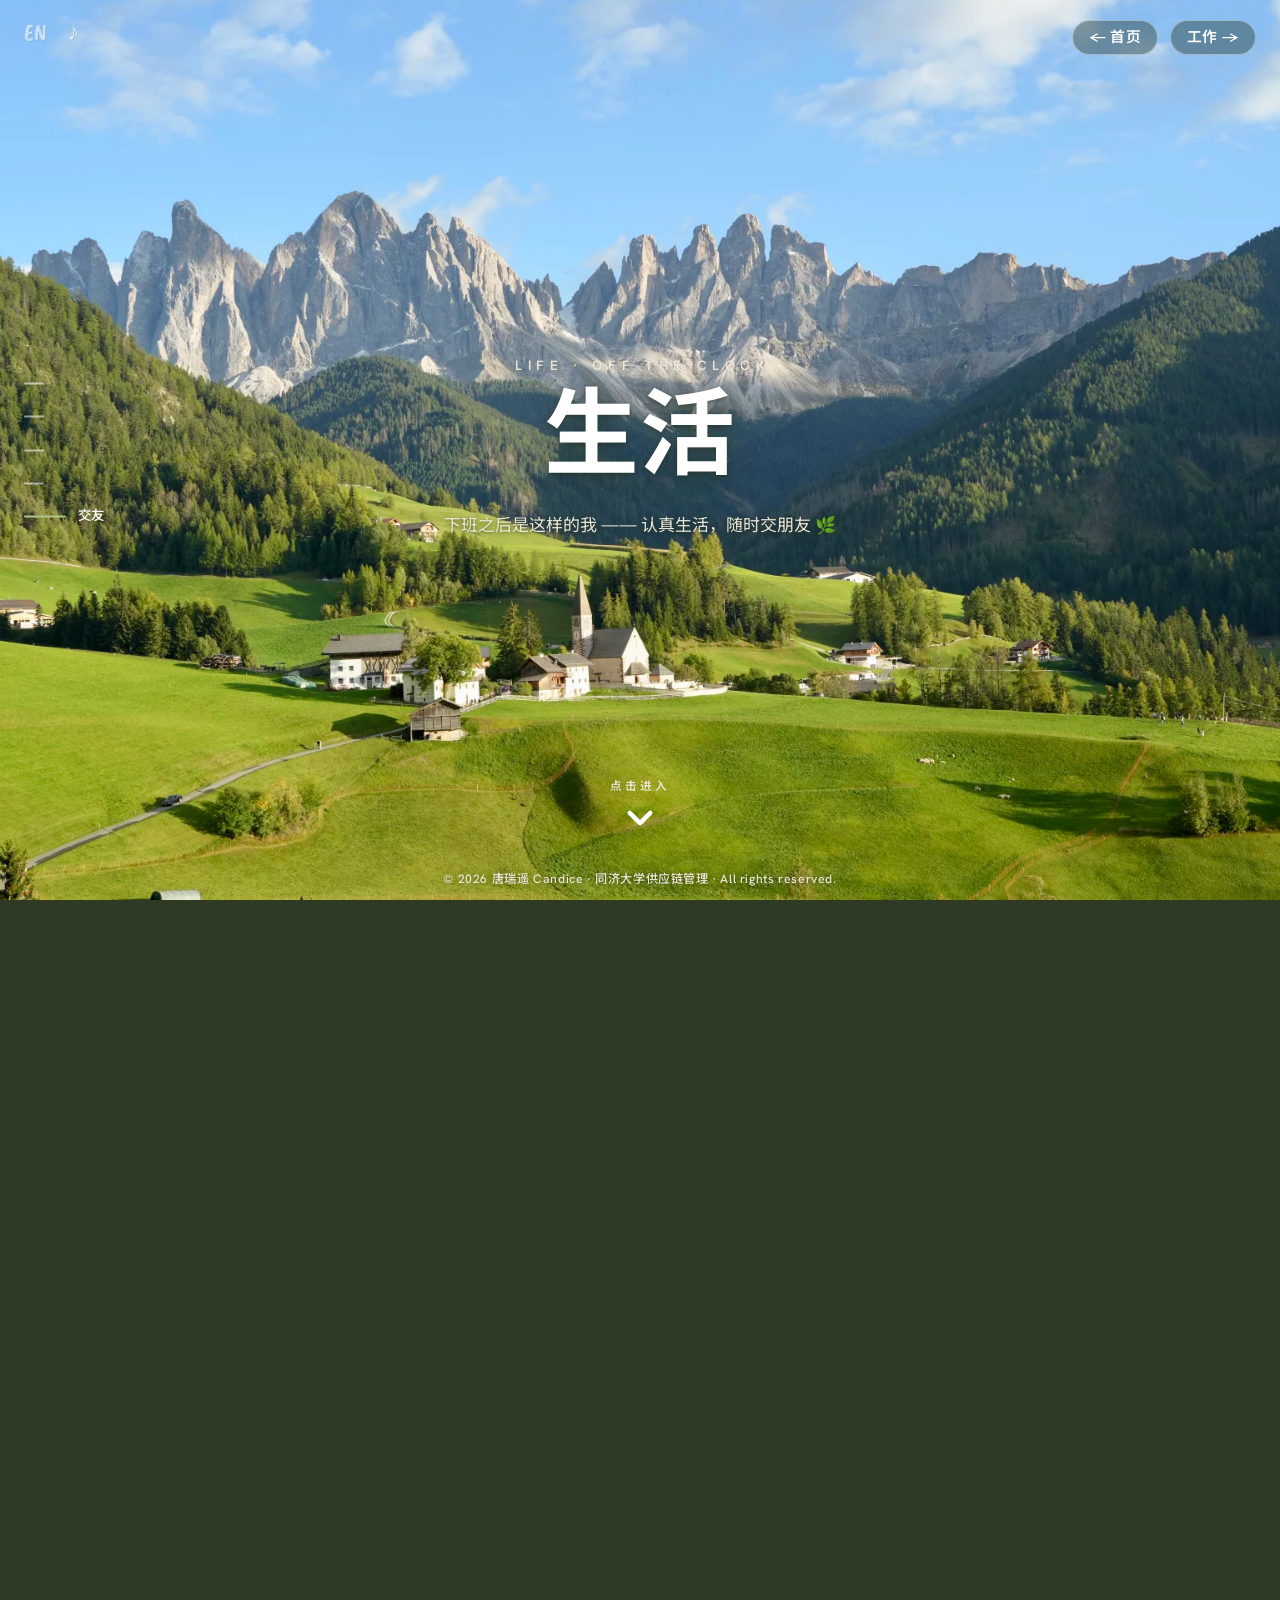
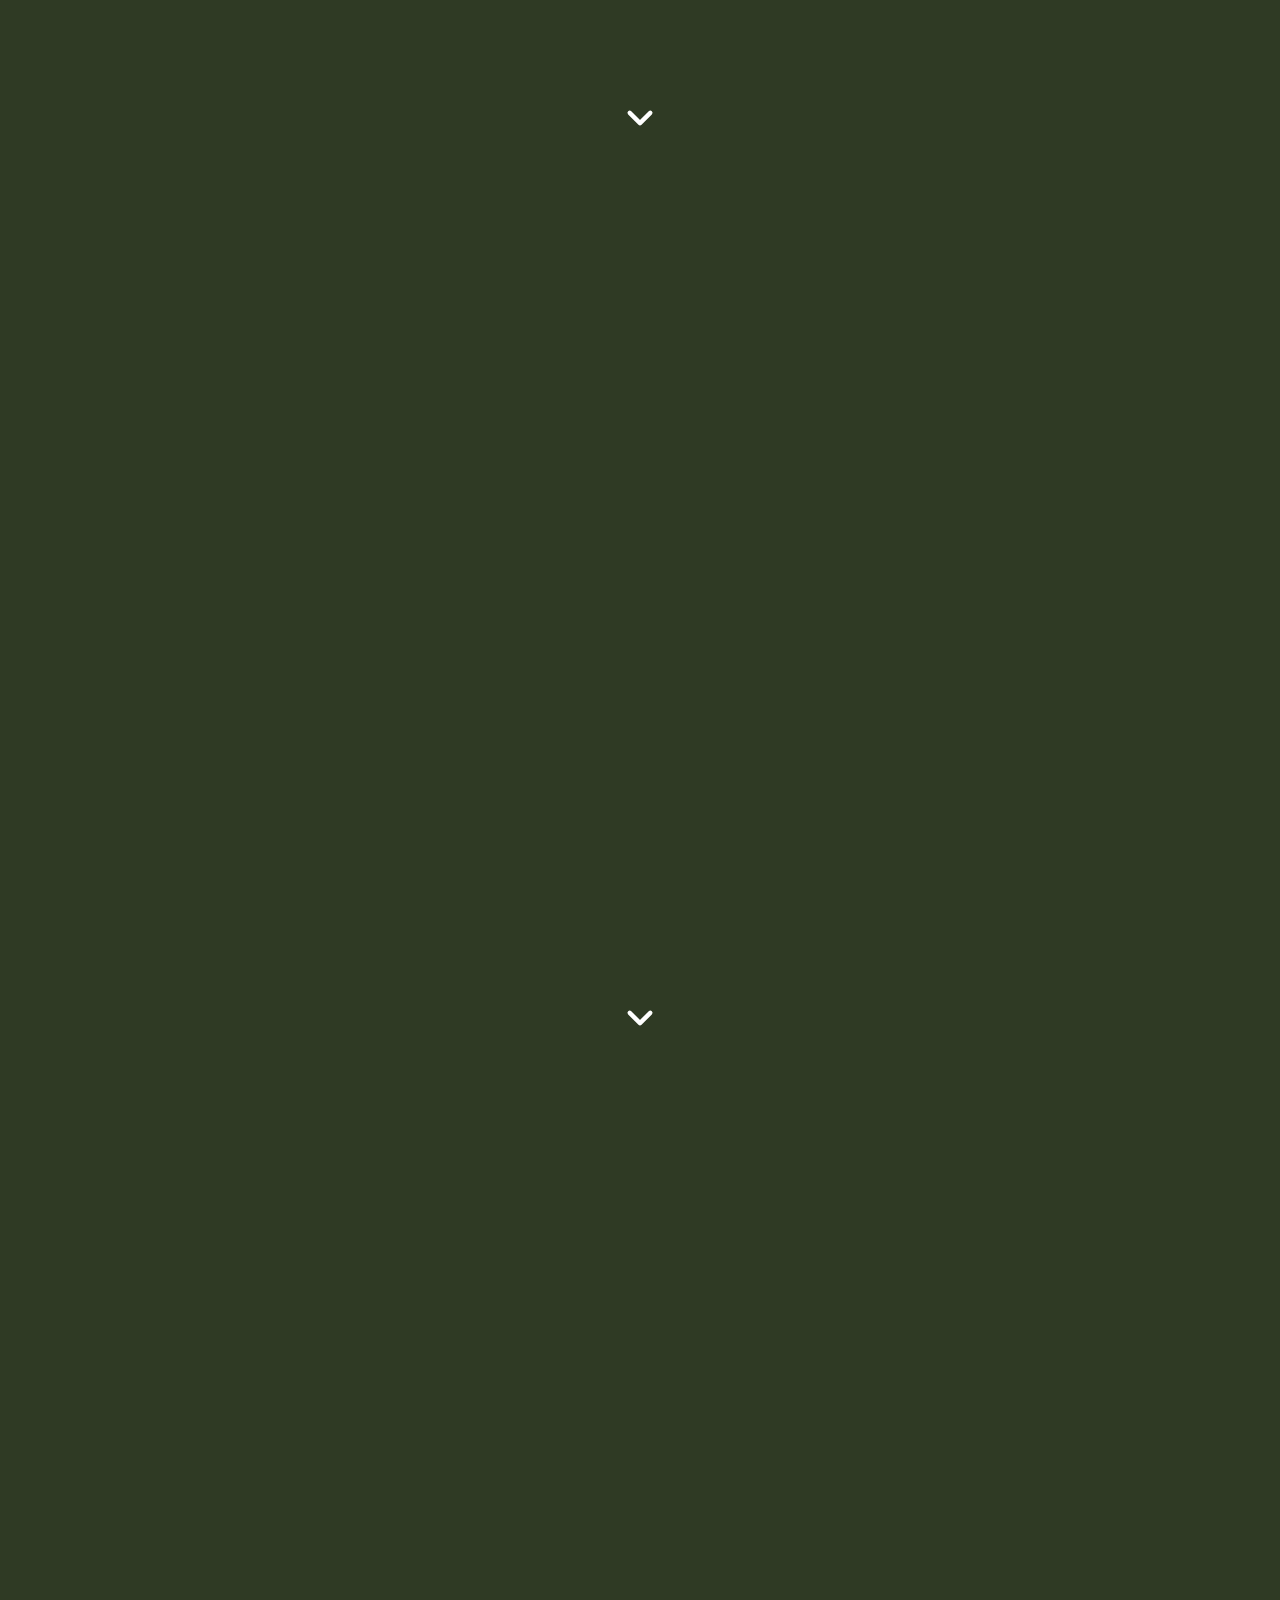
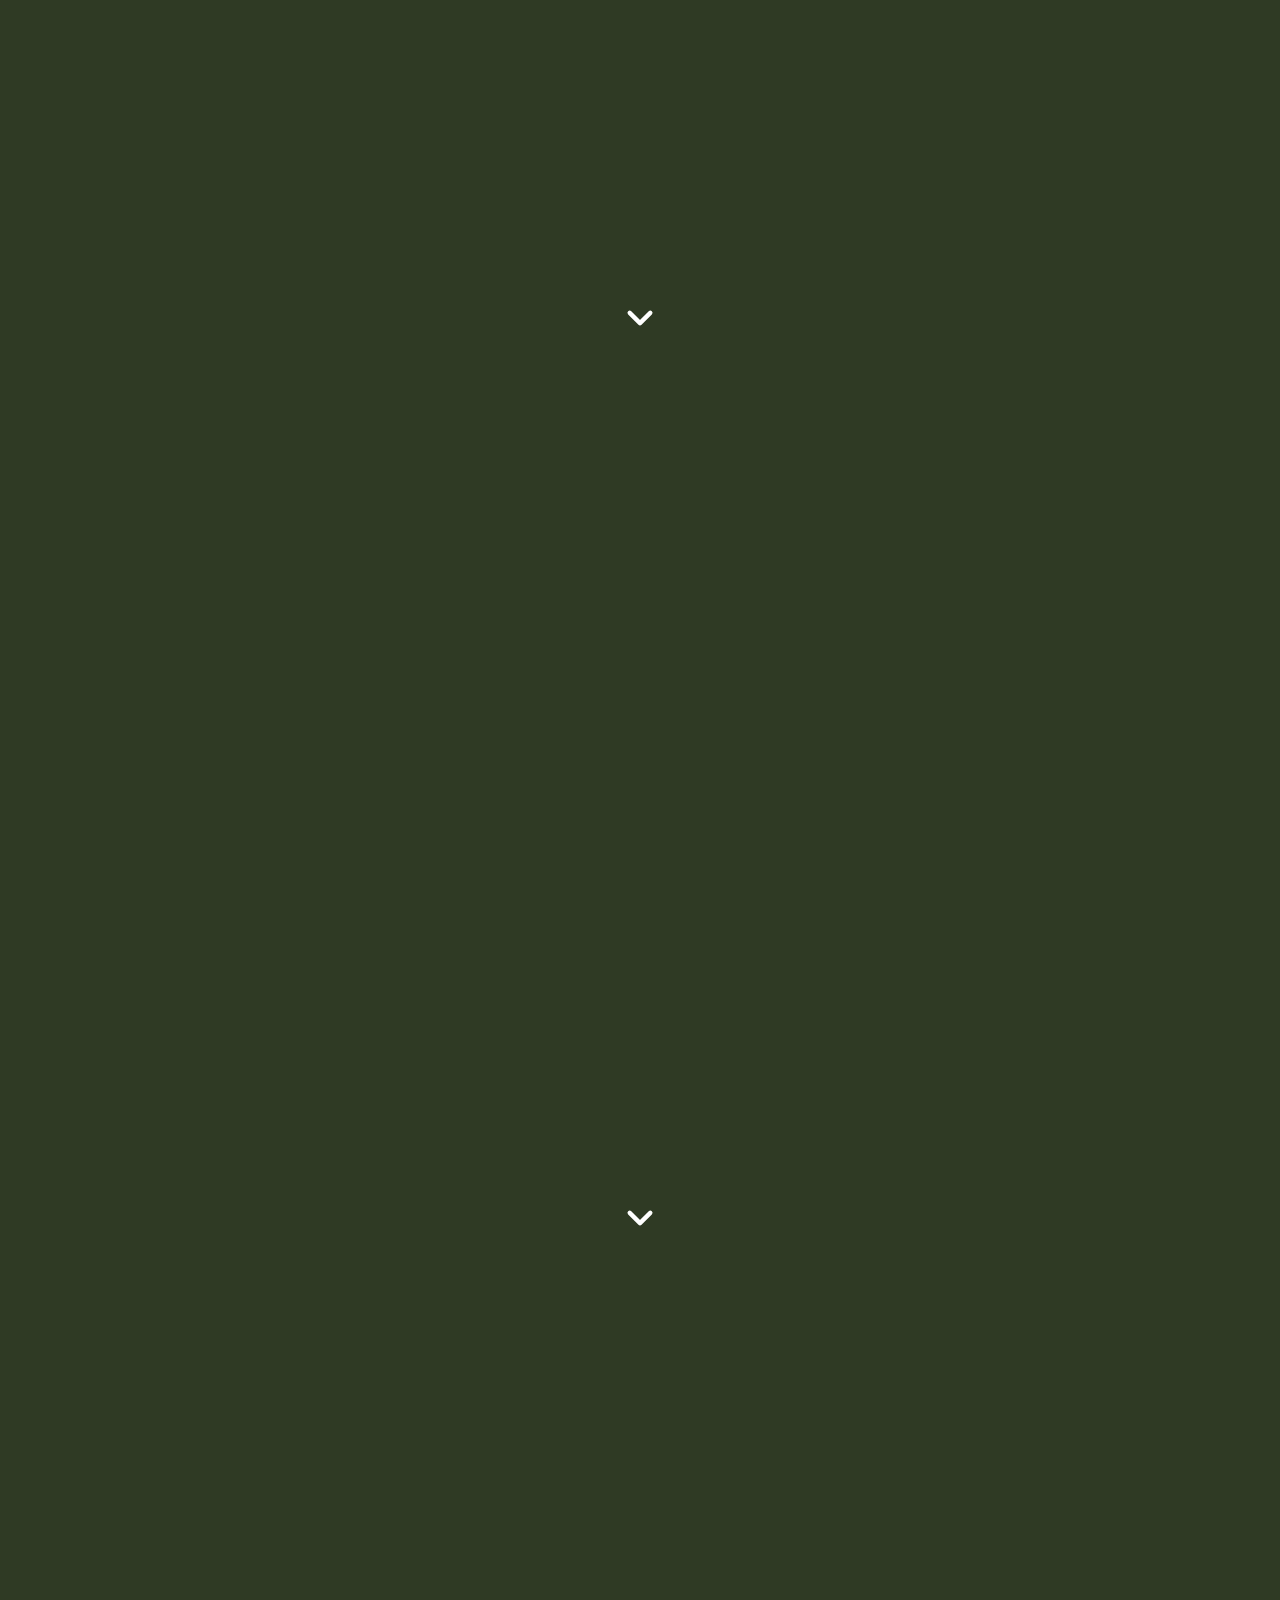
<file: life.html>
<!DOCTYPE html>
<html lang="zh-CN" data-lang="zh">
<head>
  <meta charset="UTF-8" />
  <meta name="viewport" content="width=device-width, initial-scale=1.0" />
  <title>生活 · 原 — 唐瑞遥 Candice</title>
  <meta name="description" content="唐瑞遥 Candice 的生活一面 —— 性格、爱好、宠物、美食，认真生活，随时交朋友。" />
  <!-- Google Fonts（生活页加圆润的 Baloo 2 作标题）-->
  <link rel="preconnect" href="https://fonts.googleapis.com">
  <link rel="preconnect" href="https://fonts.gstatic.com" crossorigin>
  <link href="https://fonts.googleapis.com/css2?family=Baloo+2:wght@500;600;700&family=Caveat+Brush&family=Fraunces:opsz,wght@9..144,400;9..144,600&family=Hanken+Grotesk:wght@400;500;600&family=Noto+Serif+SC:wght@500;700&family=Noto+Sans+SC:wght@400;500;700&family=Permanent+Marker&display=swap" rel="stylesheet">
  <link rel="stylesheet" href="css/common.css" />
  <link rel="stylesheet" href="css/life.css" />
</head>
<body class="page-life">

  <!-- 粉笔粗糙化 SVG 滤镜（给左上角控件用，与工作页一致） -->
  <svg width="0" height="0" style="position:absolute" aria-hidden="true">
    <defs>
      <filter id="chalk-soft" x="-12%" y="-16%" width="124%" height="132%">
        <feTurbulence type="fractalNoise" baseFrequency="1.1" numOctaves="2" seed="3" result="n" />
        <feColorMatrix in="n" type="matrix" values="0 0 0 0 0  0 0 0 0 0  0 0 0 0 0  0 0 0 -1.1 1.12" result="s" />
        <feComposite in="SourceGraphic" in2="s" operator="in" />
      </filter>
    </defs>
  </svg>

  <!-- 固定清晰田野背景（无蒙版） + 飘落花瓣 -->
  <div class="field-bg"><img src="assets/hero_field.png" alt="" /></div>
  <div class="petals" aria-hidden="true"></div>

  <!-- 左上角：语言 + 音乐 -->
  <div class="top-controls">
    <button class="chalk-ctrl" onclick="toggleLang()" aria-label="切换语言 / Switch language">
      <span lang="zh">EN</span><span lang="en">中</span>
    </button>
    <button class="chalk-ctrl music-ctrl" id="music-btn" aria-label="播放/暂停音乐" aria-pressed="false">♪</button>
  </div>
  <audio id="bgm" src="assets/music.mp3" loop preload="none"></audio>

  <!-- 右上角：页面导航 -->
  <nav class="page-nav" aria-label="页面导航">
    <a href="index.html"><span lang="zh">← 首页</span><span lang="en">← Home</span></a>
    <a href="work.html"><span lang="zh">工作 →</span><span lang="en">Work →</span></a>
  </nav>

  <!-- ===== Hero ===== -->
  <header class="l-hero">
    <div class="l-hero-inner" data-depth="0.05">
      <p class="l-kicker">Life · Off the Clock</p>
      <h1 class="l-title">
        <span lang="zh">生活</span><span lang="en">Life</span>
      </h1>
      <p class="l-intro">
        <span lang="zh">下班之后是这样的我 —— 认真生活，随时交朋友 🌿</span>
        <span lang="en">This is me off the clock — living fully, always up for new friends 🌿</span>
      </p>
    </div>
    <a class="scroll-cue" href="#personality" aria-label="进入下一屏">
      <span class="cue-text"><span lang="zh">点击进入</span><span lang="en">ENTER</span></span>
      <svg class="cue-svg" viewBox="0 0 28 28" aria-hidden="true"><path d="M6 10l8 8 8-8" /></svg>
    </a>
  </header>

  <!-- ===== 内容 ===== -->
  <main class="l-content">

    <!-- 1 性格 -->
    <section id="personality" class="l-section">
      <div class="l-card reveal">
        <h2 class="l-h2"><span class="num">01</span>
          <span lang="zh">性格</span><span lang="en">Personality</span></h2>
        <div class="enfj">
          <button class="enfj-badge" data-flip aria-label="ENFJ 名牌，点击翻面">
            <span class="front">ENFJ<small><span lang="zh">主人公</span><span lang="en">Protagonist</span></small></span>
            <span class="back"><span lang="zh">热情、爱张罗、容易共情～</span><span lang="en">Warm, organizing, empathetic~</span></span>
          </button>
          <ul class="traits">
            <li><span class="t-name"><span lang="zh">外向</span><span lang="en">Extraverted</span></span><i style="--v:88%"></i></li>
            <li><span class="t-name"><span lang="zh">共情</span><span lang="en">Empathetic</span></span><i style="--v:92%"></i></li>
            <li><span class="t-name"><span lang="zh">行动力</span><span lang="en">Driven</span></span><i style="--v:80%"></i></li>
          </ul>
        </div>
        <p class="l-cta"><span lang="zh">喜欢认识新朋友 —— </span><span lang="en">Love meeting new people — </span>
          <a href="mailto:try_candice@163.com"><span lang="zh">来打个招呼？</span><span lang="en">say hi?</span></a></p>
      </div>
    </section>

    <!-- 2 爱好 -->
    <section id="hobbies" class="l-section">
      <div class="l-card reveal">
        <h2 class="l-h2"><span class="num">02</span>
          <span lang="zh">爱好</span><span lang="en">Hobbies</span></h2>
        <p class="l-lead l-muted"><span lang="zh">那些让我充电、让我开心的事。（占位，按真实情况增删）</span><span lang="en">The things that recharge me. (placeholders — edit to fit)</span></p>
        <div class="hobby-grid">
          <div class="hobby"><span class="emo">📷</span><b><span lang="zh">摄影</span><span lang="en">Photo</span></b></div>
          <div class="hobby"><span class="emo">🥾</span><b><span lang="zh">徒步</span><span lang="en">Hiking</span></b></div>
          <div class="hobby"><span class="emo">🎹</span><b><span lang="zh">钢琴</span><span lang="en">Piano</span></b></div>
          <div class="hobby"><span class="emo">📚</span><b><span lang="zh">读书</span><span lang="en">Reading</span></b></div>
          <!-- 彩蛋：神秘卡，悬停揭晓 -->
          <div class="hobby mystery"><span class="emo">❓</span><b><span lang="zh">悬停揭晓</span><span lang="en">hover me</span></b>
            <span class="reveal-text"><span lang="zh">还在偷偷学滑雪 🎿</span><span lang="en">secretly learning to ski 🎿</span></span></div>
        </div>
      </div>
    </section>

    <!-- 3 宠物 -->
    <section id="pet" class="l-section">
      <div class="l-card reveal">
        <h2 class="l-h2"><span class="num">03</span>
          <span lang="zh">宠物</span><span lang="en">My Pet</span></h2>
        <div class="pet">
          <!-- TODO：把 .pet-photo 换成 <img src="assets/pet.jpg" alt="豆豆"> -->
          <figure class="pet-star" data-poke title="戳我">
            <span class="pet-photo" aria-hidden="true">🐱</span>
            <figcaption><b><span lang="zh">豆豆</span><span lang="en">Doudou</span></b>
              <em><span lang="zh">点点我 👆</span><span lang="en">poke me 👆</span></em></figcaption>
          </figure>
          <div class="photo-wall">
            <!-- TODO：换成 <img src="assets/life-1.jpg" alt=""> 等生活照 -->
            <div class="photo">☀️</div>
            <div class="photo">🌊</div>
            <div class="photo">🌸</div>
            <div class="photo">🍜</div>
            <div class="photo">🌙</div>
            <div class="photo">🐾</div>
          </div>
        </div>
      </div>
    </section>

    <!-- 4 美食排行榜 -->
    <section id="food" class="l-section">
      <div class="l-card reveal">
        <h2 class="l-h2"><span class="num">04</span>
          <span lang="zh">美食排行榜</span><span lang="en">Food Ranking</span></h2>
        <p class="l-lead l-muted"><span lang="zh">点 No.1 试试 🎉（占位，认真想一句神评语）</span><span lang="en">Tap No.1 🎉 (placeholders)</span></p>
        <ol class="ranking">
          <li class="rank-1" title="点我撒花"><span class="medal">🥇</span>
            <b><span lang="zh">火锅</span><span lang="en">Hotpot</span></b>
            <em><span lang="zh">永远的神</span><span lang="en">the GOAT</span></em></li>
          <li class="rank-2"><span class="medal">🥈</span>
            <b><span lang="zh">寿司</span><span lang="en">Sushi</span></b></li>
          <li class="rank-3"><span class="medal">🥉</span>
            <b><span lang="zh">烤肉</span><span lang="en">BBQ</span></b></li>
          <li><span class="medal">4</span><b><span lang="zh">麻辣烫</span><span lang="en">Malatang</span></b></li>
        </ol>
      </div>
    </section>

    <!-- 5 交个朋友 -->
    <section id="friends" class="l-section">
      <div class="l-card reveal">
        <h2 class="l-h2"><span class="num">05</span>
          <span lang="zh">交个朋友</span><span lang="en">Say Hi</span></h2>
        <p class="l-lead"><span lang="zh">🌾 你都看到这儿啦～ 那一定挺合得来。无论聊兴趣还是聊人生，我都很乐意 🙌</span><span lang="en">🌾 You made it all the way down — we'd probably get along. Happy to chat about anything 🙌</span></p>
        <div class="l-contact">
          <a href="mailto:try_candice@163.com">✉ try_candice@163.com</a>
          <a href="work.html"><span lang="zh">✦ 看看工作的我</span><span lang="en">✦ see the work side</span></a>
        </div>
      </div>
    </section>

  </main>

  <!-- 左侧章节导航轴（刻度 + 名称浮出 + 高亮） -->
  <nav class="l-rail" aria-label="章节导航">
    <a href="#personality" data-spy><span class="r-tick"></span><span class="r-label"><span lang="zh">性格</span><span lang="en">Personality</span></span></a>
    <a href="#hobbies" data-spy><span class="r-tick"></span><span class="r-label"><span lang="zh">爱好</span><span lang="en">Hobbies</span></span></a>
    <a href="#pet" data-spy><span class="r-tick"></span><span class="r-label"><span lang="zh">宠物</span><span lang="en">My Pet</span></span></a>
    <a href="#food" data-spy><span class="r-tick"></span><span class="r-label"><span lang="zh">美食</span><span lang="en">Food</span></span></a>
    <a href="#friends" data-spy><span class="r-tick"></span><span class="r-label"><span lang="zh">交友</span><span lang="en">Say Hi</span></span></a>
  </nav>

  <footer class="site-footer">© <span id="year"></span> 唐瑞遥 Candice · 同济大学供应链管理 · All rights reserved.</footer>

  <script src="js/main.js"></script>
</body>
</html>
</file>
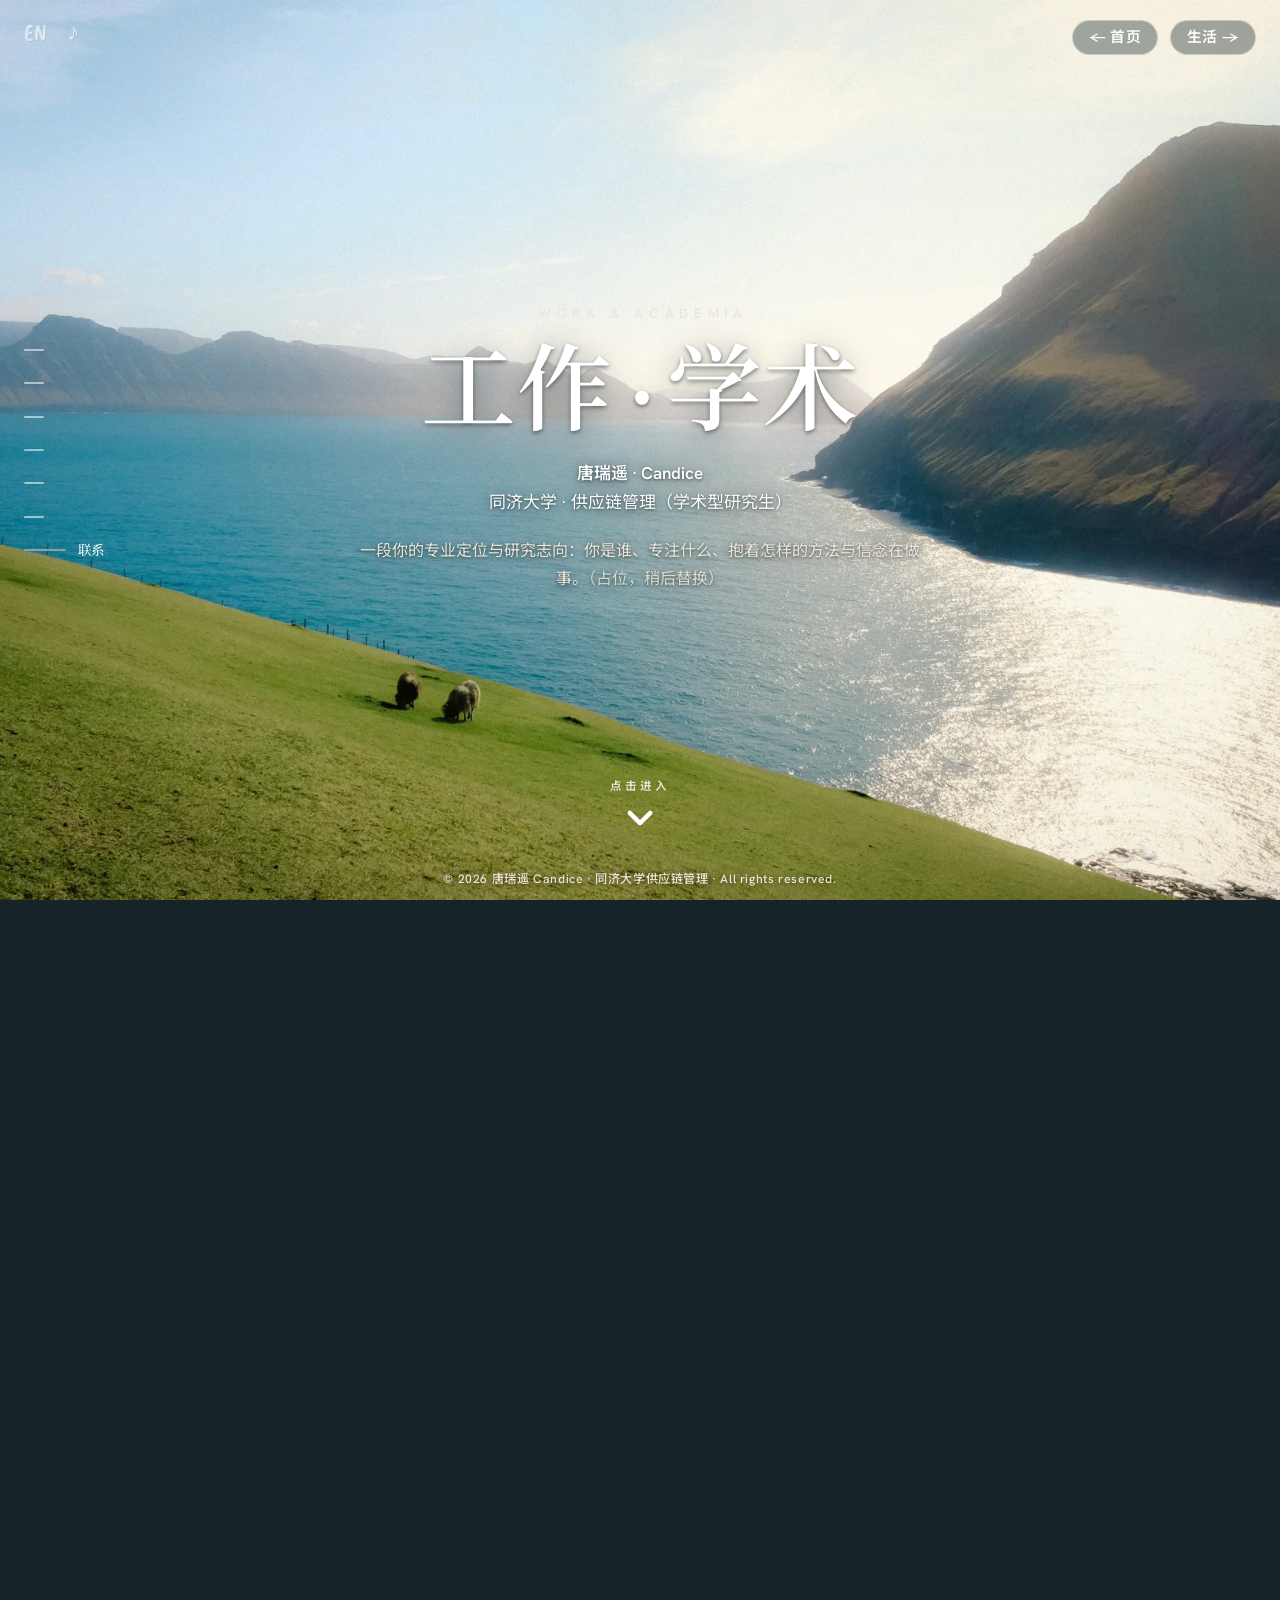
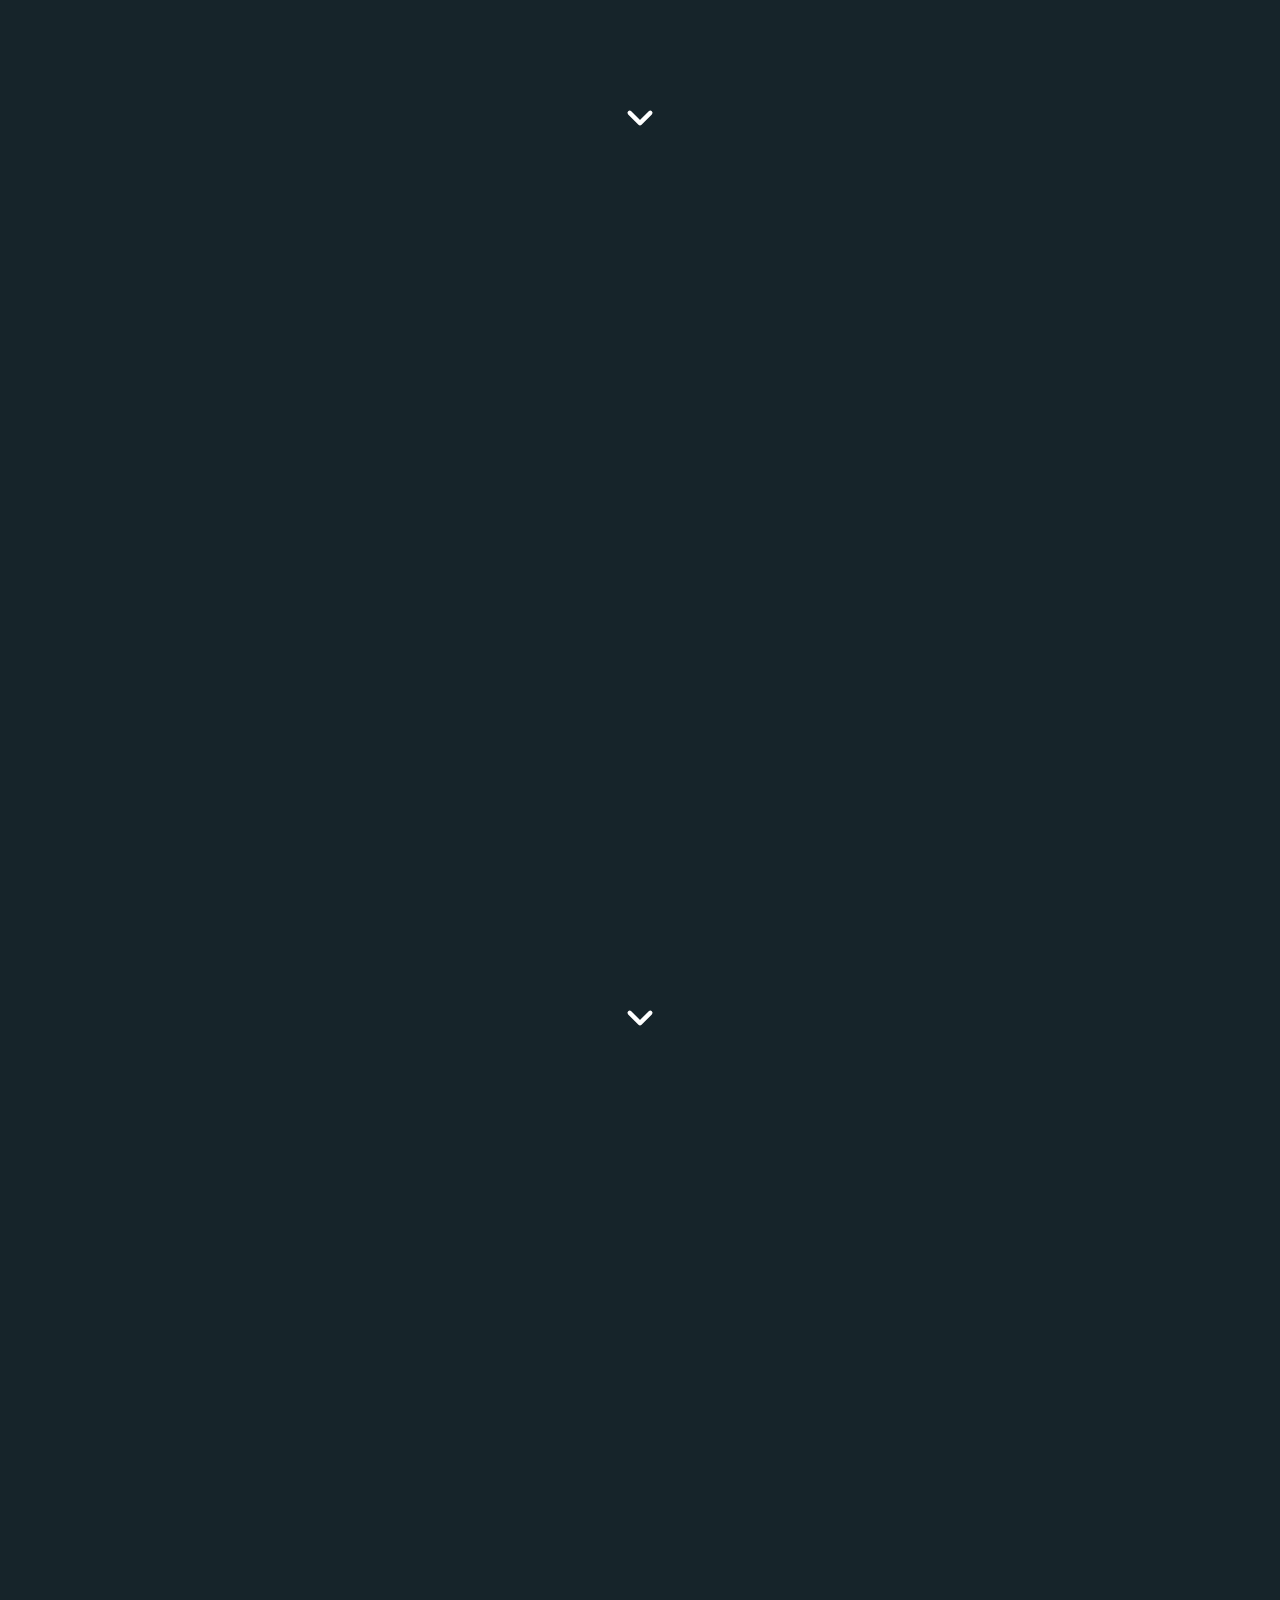
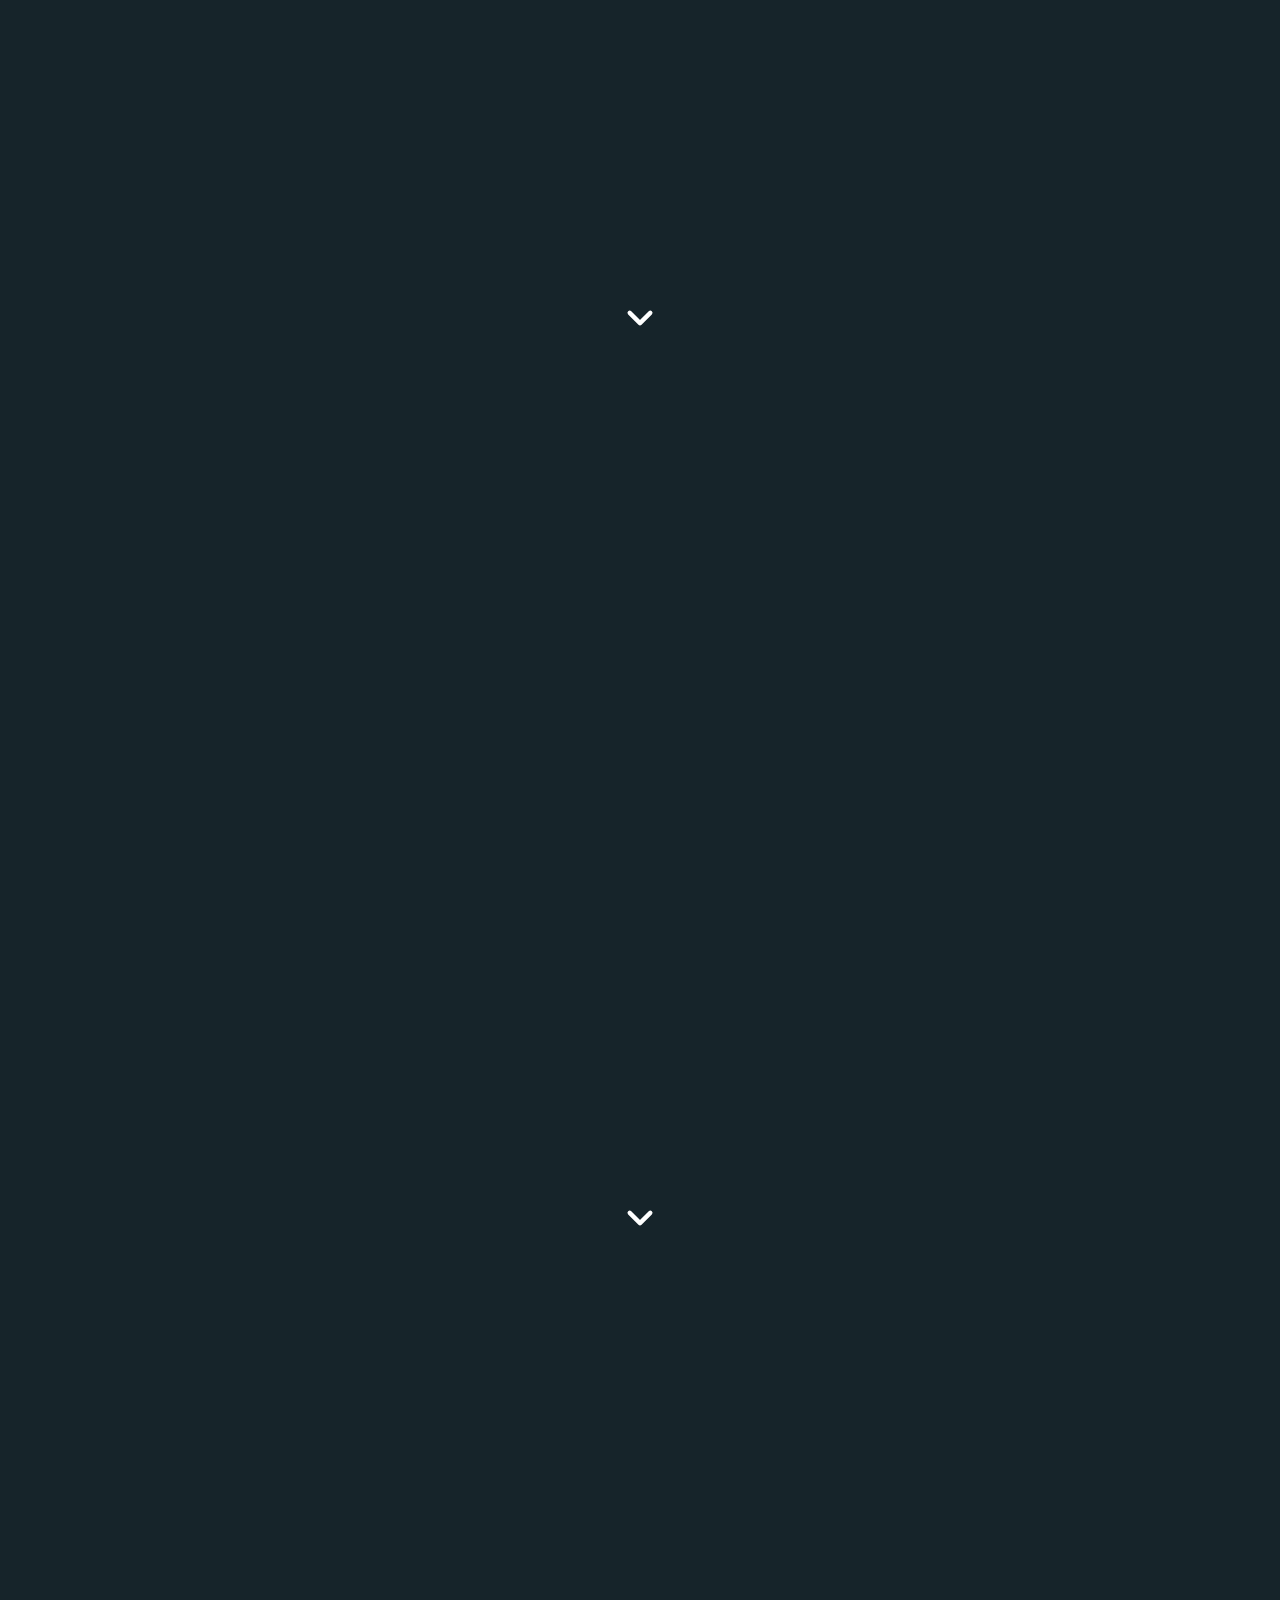
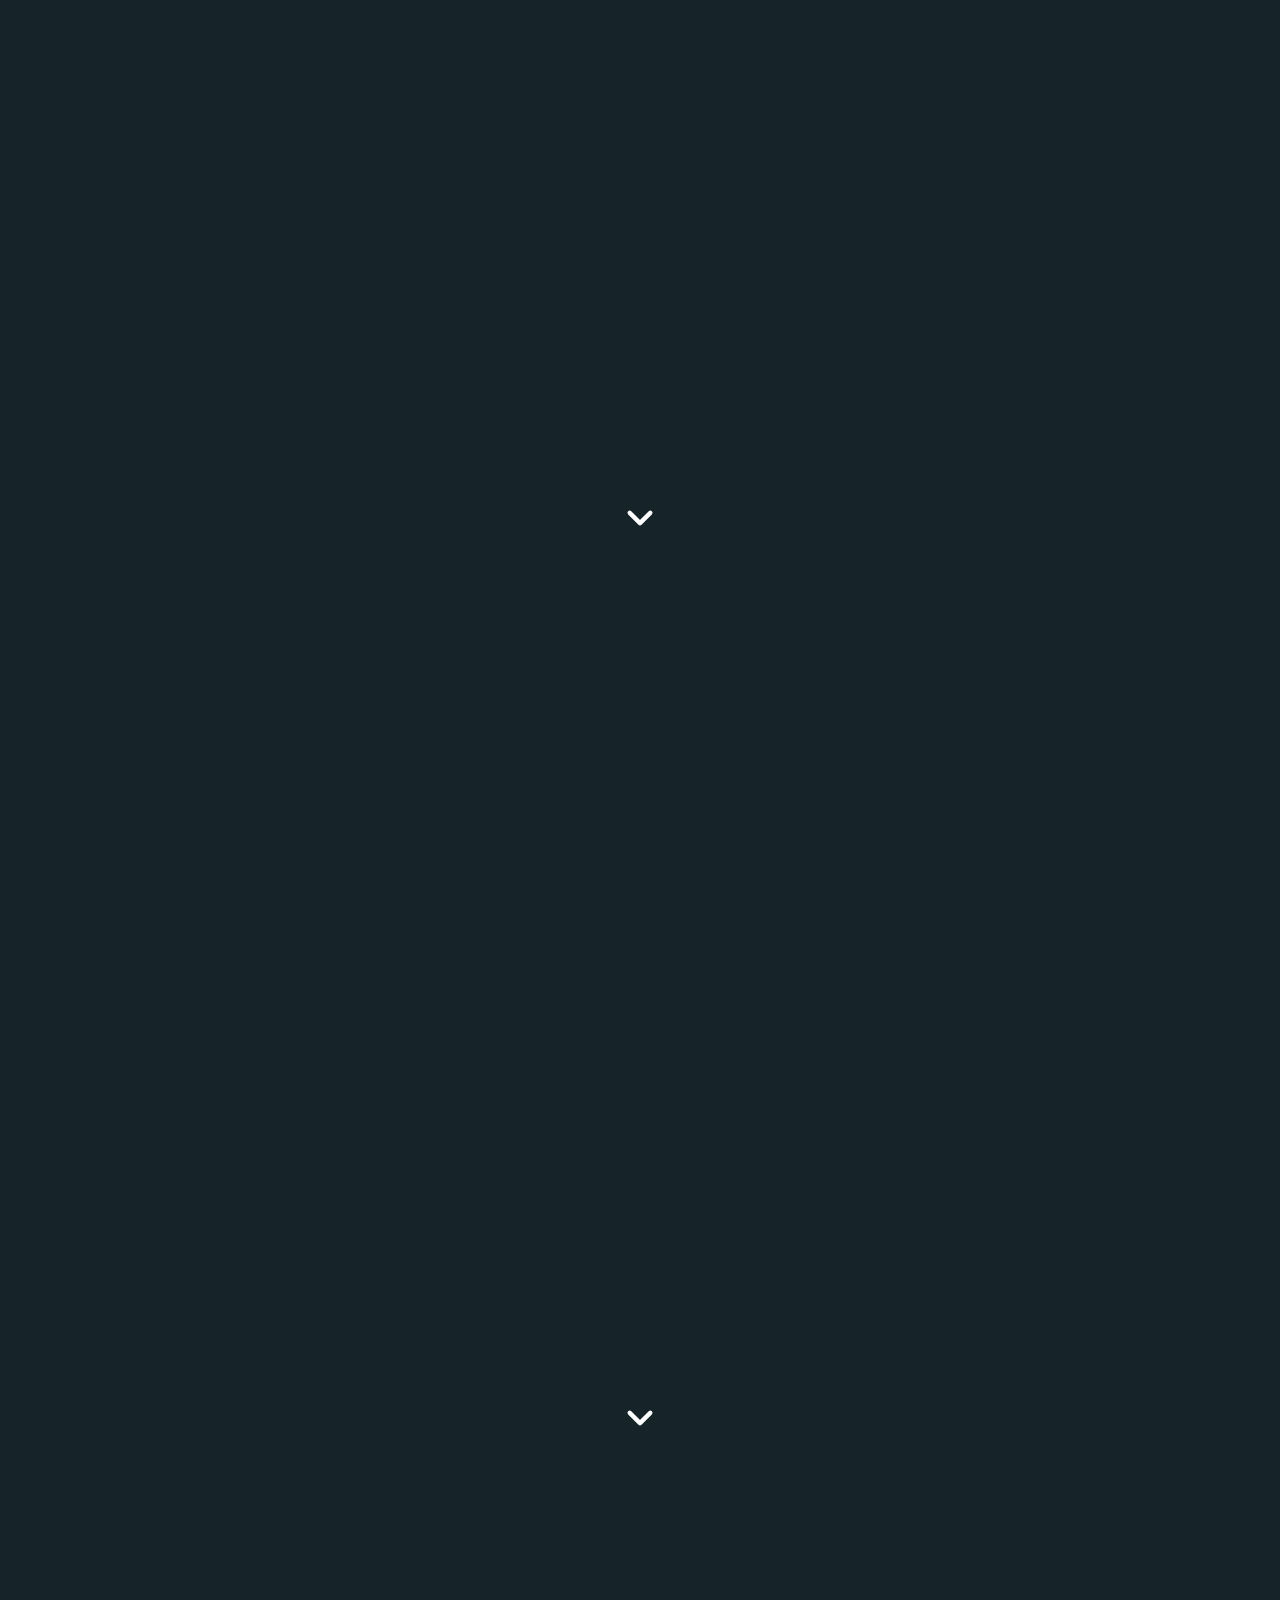
<file: work.html>
<!DOCTYPE html>
<html lang="zh-CN" data-lang="zh">
<head>
  <meta charset="UTF-8" />
  <meta name="viewport" content="width=device-width, initial-scale=1.0" />
  <title>工作 · 学术 — 唐瑞遥 Candice</title>
  <meta name="description" content="唐瑞遥 Candice 的工作与学术 —— 同济大学供应链管理研究生。" />
  <!-- Google Fonts -->
  <link rel="preconnect" href="https://fonts.googleapis.com">
  <link rel="preconnect" href="https://fonts.gstatic.com" crossorigin>
  <link href="https://fonts.googleapis.com/css2?family=Caveat+Brush&family=Fraunces:opsz,wght@9..144,400;9..144,600&family=Hanken+Grotesk:wght@400;500;600&family=Noto+Serif+SC:wght@500;700&family=Noto+Sans+SC:wght@400;500&family=Permanent+Marker&display=swap" rel="stylesheet">
  <link rel="stylesheet" href="css/common.css" />
  <link rel="stylesheet" href="css/work.css" />
</head>
<body class="page-work">

  <!-- 粉笔粗糙化 SVG 滤镜（给左上角控件用） -->
  <svg width="0" height="0" style="position:absolute" aria-hidden="true">
    <defs>
      <filter id="chalk-soft" x="-12%" y="-16%" width="124%" height="132%">
        <feTurbulence type="fractalNoise" baseFrequency="1.1" numOctaves="2" seed="3" result="n" />
        <feColorMatrix in="n" type="matrix" values="0 0 0 0 0  0 0 0 0 0  0 0 0 0 0  0 0 0 -1.1 1.12" result="s" />
        <feComposite in="SourceGraphic" in2="s" operator="in" />
      </filter>
    </defs>
  </svg>

  <!-- 固定清晰山景背景（无蒙版） + 飘叶 -->
  <div class="mountain-bg"><img src="assets/hero-mountain.png" alt="" /></div>
  <div class="leaves" aria-hidden="true"></div>

  <!-- 左上角：语言 + 音乐 -->
  <div class="top-controls">
    <button class="chalk-ctrl" onclick="toggleLang()" aria-label="切换语言 / Switch language">
      <span lang="zh">EN</span><span lang="en">中</span>
    </button>
    <button class="chalk-ctrl music-ctrl" id="music-btn" aria-label="播放/暂停音乐" aria-pressed="false">♪</button>
  </div>
  <audio id="bgm" src="assets/music.mp3" loop preload="none"></audio>

  <!-- 右上角：页面导航 -->
  <nav class="page-nav" aria-label="页面导航">
    <a href="index.html"><span lang="zh">← 首页</span><span lang="en">← Home</span></a>
    <a href="life.html"><span lang="zh">生活 →</span><span lang="en">Life →</span></a>
  </nav>

  <!-- ===== Hero ===== -->
  <header class="w-hero">
    <div class="w-hero-inner" data-depth="0.05">
      <p class="w-kicker">Work &amp; Academia</p>
      <h1 class="w-title">
        <span lang="zh">工作 · 学术</span><span lang="en">Work &amp; Academia</span>
      </h1>
      <p class="w-name">
        <b>唐瑞遥 · Candice</b><br />
        <span lang="zh">同济大学 · 供应链管理（学术型研究生）</span>
        <span lang="en">Supply Chain Management · Tongji University</span>
      </p>
      <p class="w-intro">
        <span lang="zh">一段你的专业定位与研究志向：你是谁、专注什么、抱着怎样的方法与信念在做事。<span class="w-muted">（占位，稍后替换）</span></span>
        <span lang="en">A line on your focus and research ambition — who you are and the method and belief you bring to your work. <span class="w-muted">(placeholder)</span></span>
      </p>
    </div>
    <a class="scroll-cue" href="#education" aria-label="进入下一屏">
      <span class="cue-text"><span lang="zh">点击进入</span><span lang="en">ENTER</span></span>
      <svg class="cue-svg" viewBox="0 0 28 28" aria-hidden="true"><path d="M6 10l8 8 8-8" /></svg>
    </a>
  </header>

  <!-- ===== 内容 ===== -->
  <main class="w-content">

    <!-- 1 教育背景 -->
    <section id="education" class="w-section">
      <div class="w-card reveal">
        <h2 class="w-h2"><span class="num">02</span>
          <span lang="zh">教育背景</span><span lang="en">Education</span></h2>
        <div class="w-timeline">
          <div class="w-item">
            <div class="w-when">2025 — 2028（在读 / Present）</div>
            <div class="w-what"><span lang="zh">学术型硕士 · 供应链管理</span><span lang="en">M.S. · Supply Chain Management</span></div>
            <div class="w-where"><span lang="zh">同济大学</span><span lang="en">Tongji University</span></div>
            <div class="w-desc"><span lang="zh">研究方向、导师与关注课题，一两句概括。<span class="w-muted">（待补充）</span></span><span lang="en">Research direction, advisor and topics of interest. <span class="w-muted">(to be added)</span></span></div>
          </div>
          <div class="w-item">
            <div class="w-when">2021 — 2025</div>
            <div class="w-what"><span lang="zh">学士 · 专业名称</span><span lang="en">B.S. · Major</span></div>
            <div class="w-where"><span lang="zh">本科院校</span><span lang="en">Undergraduate University</span></div>
            <div class="w-desc"><span lang="zh">主修课程、荣誉或值得一提的经历。<span class="w-muted">（待补充）</span></span><span lang="en">Core courses, honors or notable experiences. <span class="w-muted">(to be added)</span></span></div>
          </div>
        </div>
      </div>
    </section>

    <!-- 3 项目 -->
    <section id="projects" class="w-section">
      <div class="w-card reveal">
        <h2 class="w-h2"><span class="num">03</span>
          <span lang="zh">项目</span><span lang="en">Projects</span></h2>
        <p class="w-lead w-muted"><span lang="zh">我的研究方向也体现在这些项目里。（占位，稍后替换为真实项目）</span><span lang="en">My research direction is reflected in these projects. (placeholders)</span></p>
        <div class="w-projects">
          <article class="w-proj">
            <span class="tag">PROJECT · 2025</span>
            <h3><span lang="zh">项目标题一</span><span lang="en">Project Title I</span></h3>
            <p><span lang="zh">一句话说明做了什么、你的角色与成果。</span><span lang="en">One line on what it solved, your role and outcome.</span></p>
          </article>
          <article class="w-proj">
            <span class="tag">PROJECT · 2024</span>
            <h3><span lang="zh">项目标题二</span><span lang="en">Project Title II</span></h3>
            <p><span lang="zh">简要描述，可贴链接、数据或合作方。</span><span lang="en">Brief description; add links, metrics or collaborators.</span></p>
          </article>
        </div>
      </div>
    </section>

    <!-- 4 工作 / 实习 -->
    <section id="experience" class="w-section">
      <div class="w-card reveal">
        <h2 class="w-h2"><span class="num">04</span>
          <span lang="zh">工作 / 实习</span><span lang="en">Experience</span></h2>
        <div class="w-timeline">
          <div class="w-item">
            <div class="w-when">2024 — <span lang="zh">至今</span><span lang="en">Present</span></div>
            <div class="w-what"><span lang="zh">职位名称</span><span lang="en">Role Title</span></div>
            <div class="w-where"><span lang="zh">公司 / 机构</span><span lang="en">Company / Org</span></div>
            <div class="w-desc"><span lang="zh">负责什么、做出了什么成果（尽量用具体数字）。<span class="w-muted">（待补充）</span></span><span lang="en">What you owned and achieved (use concrete numbers). <span class="w-muted">(to be added)</span></span></div>
          </div>
        </div>
      </div>
    </section>

    <!-- 5 专业技能 -->
    <section id="skills" class="w-section">
      <div class="w-card reveal">
        <h2 class="w-h2"><span class="num">05</span>
          <span lang="zh">专业技能</span><span lang="en">Skills</span></h2>
        <div class="w-skills">
          <span>Excel / 数据分析</span><span>SQL</span><span>Python</span>
          <span><span lang="zh">供应链建模</span><span lang="en">SC Modeling</span></span>
          <span><span lang="zh">运筹优化</span><span lang="en">Optimization</span></span>
          <span><span lang="zh">英语</span><span lang="en">English</span></span>
        </div>
        <p class="w-lead w-muted" style="margin-top:var(--s-4)"><span lang="zh">（占位技能，按真实情况增删）</span><span lang="en">(placeholder skills — edit to fit)</span></p>
      </div>
    </section>

    <!-- 6 成果 / 获奖 -->
    <section id="awards" class="w-section">
      <div class="w-card reveal">
        <h2 class="w-h2"><span class="num">06</span>
          <span lang="zh">成果 / 获奖</span><span lang="en">Achievements</span></h2>
        <ul class="w-list">
          <li><span lang="zh">论文 / 专利 / 竞赛获奖 —— 标题与年份。<span class="w-muted">（待补充）</span></span><span lang="en">Paper / patent / award — title and year. <span class="w-muted">(to be added)</span></span></li>
          <li><span lang="zh">奖学金或荣誉。<span class="w-muted">（待补充）</span></span><span lang="en">Scholarship or honor. <span class="w-muted">(to be added)</span></span></li>
        </ul>
      </div>
    </section>

    <!-- 7 简历下载 -->
    <section id="resume" class="w-section">
      <div class="w-card reveal">
        <h2 class="w-h2"><span class="num">07</span>
          <span lang="zh">简历</span><span lang="en">Résumé</span></h2>
        <div class="w-resume">
          <!-- TODO：把简历 PDF 放到 assets/resume.pdf -->
          <a class="w-btn" href="assets/resume.pdf" target="_blank" rel="noopener">⬇ <span lang="zh">下载简历 (PDF)</span><span lang="en">Download CV (PDF)</span></a>
          <span class="w-muted"><span lang="zh">（PDF 放到 assets/resume.pdf 即可）</span><span lang="en">(drop your PDF at assets/resume.pdf)</span></span>
        </div>
      </div>
    </section>

    <!-- 8 联系方式 -->
    <section id="contact" class="w-section">
      <div class="w-card reveal">
        <h2 class="w-h2"><span class="num">08</span>
          <span lang="zh">联系方式</span><span lang="en">Contact</span></h2>
        <div class="w-contact">
          <a href="mailto:try_candice@163.com">✉ try_candice@163.com</a>
          <a href="#" target="_blank" rel="noopener"><span lang="zh">领英 / 主页（待补充）</span><span lang="en">LinkedIn / Homepage (to be added)</span></a>
        </div>
      </div>
    </section>

  </main>

  <!-- 左侧章节导航轴（刻度 + 名称浮出 + 高亮） -->
  <nav class="w-rail" aria-label="章节导航">
    <a href="#education" data-spy><span class="r-tick"></span><span class="r-label"><span lang="zh">教育</span><span lang="en">Education</span></span></a>
    <a href="#projects" data-spy><span class="r-tick"></span><span class="r-label"><span lang="zh">项目</span><span lang="en">Projects</span></span></a>
    <a href="#experience" data-spy><span class="r-tick"></span><span class="r-label"><span lang="zh">工作 / 实习</span><span lang="en">Experience</span></span></a>
    <a href="#skills" data-spy><span class="r-tick"></span><span class="r-label"><span lang="zh">技能</span><span lang="en">Skills</span></span></a>
    <a href="#awards" data-spy><span class="r-tick"></span><span class="r-label"><span lang="zh">成果 / 获奖</span><span lang="en">Achievements</span></span></a>
    <a href="#resume" data-spy><span class="r-tick"></span><span class="r-label"><span lang="zh">简历</span><span lang="en">Résumé</span></span></a>
    <a href="#contact" data-spy><span class="r-tick"></span><span class="r-label"><span lang="zh">联系</span><span lang="en">Contact</span></span></a>
  </nav>

  <footer class="site-footer">© <span id="year"></span> 唐瑞遥 Candice · 同济大学供应链管理 · All rights reserved.</footer>

  <script src="js/main.js"></script>
</body>
</html>
</file>
<file: css/common.css>
/* ============================================================
   common.css —— 全站设计系统地基
   依据 docs/00-设计系统总纲.md 实现：
   全部 :root token + 公共类（.glass / .reveal / .lift / 排版 / i18n）
   规则：颜色 / 字号 / 圆角 / 动效时长一律引用变量，禁止魔法数字。
   ============================================================ */

/* ---------- 极简 Reset ---------- */
*,
*::before,
*::after { box-sizing: border-box; margin: 0; padding: 0; }
html { scroll-behavior: smooth; }
img { max-width: 100%; display: block; }
a { color: inherit; text-decoration: none; }
ul { list-style: none; }

/* ============================================================
   1 · 设计 Token / Design Tokens
   ============================================================ */
:root {
  /* —— 中性 / Neutrals（全站共用）—— */
  --bg:        #F8FAFB;             /* 冷调近白，主背景 */
  --surface:   #FFFFFF;             /* 纯白，仅卡片少量使用 */
  --ink:       #1B2A33;             /* 主文字，带蓝的深石墨 */
  --ink-2:     #5A6B73;             /* 次要文字 */
  --ink-3:     #9AA7AD;             /* 说明 / 占位 / 时间戳 */
  --line:      rgba(27, 42, 51, .08); /* 发丝分隔线 */
  --shadow:    rgba(27, 42, 51, .10); /* 柔和投影 */
  --cream:     #ECE6D8;             /* 米白：全站统一的"次要文字"色 */

  /* —— 间距尺度 / Spacing（8 基准）—— */
  --s-1: 4px;  --s-2: 8px;  --s-3: 12px; --s-4: 16px;
  --s-6: 24px; --s-8: 32px; --s-12: 48px; --s-16: 64px;
  --s-24: 96px; --s-32: 128px;

  /* —— 圆角 / Radius —— */
  --r-sm: 8px; --r: 16px; --r-lg: 24px; --r-pill: 999px;

  /* —— 容器宽度 —— */
  --w-page: 1120px;   /* 主容器 */
  --w-read: 680px;    /* 正文阅读宽度 */

  /* —— 动效 / Motion —— */
  --ease:      cubic-bezier(.22, 1, .36, 1);   /* 慢入快出，默认 */
  --ease-soft: cubic-bezier(.65, 0, .35, 1);   /* 双向柔和 */
  --t-fast: 180ms; --t: 320ms; --t-slow: 560ms;

  /* —— 字体 / Typography —— */
  --font-display: "Fraunces", "Noto Serif SC", serif;          /* 标题：英文衬线 + 中文宋 */
  --font-body: "Hanken Grotesk", "Noto Sans SC", system-ui, sans-serif; /* 正文：英文无衬线 + 中文黑 */

  /* —— 过渡兼容别名 ——
     旧的 home/work/life.css 仍引用 --font-sans / --font-serif；
     待各页按 docs/01-03 重做后，可删除这两行。*/
  --font-sans:  var(--font-body);
  --font-serif: var(--font-display);
}

/* —— 各页主强调色（覆盖在 body 上）—— */
body.page-home {   /* 海 */
  --accent: #2E8BA0; --accent-soft: #7FC3D1; --wash: #EAF4F6;
}
body.page-work {   /* 山 · 晨雾岩青 */
  --accent: #4A6B73; --accent-soft: #8AA0A3; --wash: #EEF1F2;
}
body.page-life {   /* 原 · 草绿 + 麦金 */
  --accent: #7E9B5B; --accent-soft: #AFC489; --accent-warm: #E0A94A; --wash: #F2F3EA;
}

/* ============================================================
   2 · 排版 / Typography
   ============================================================ */
body {
  font: 400 1rem/1.65 var(--font-body);
  color: var(--ink);
  background: var(--bg);
  -webkit-font-smoothing: antialiased;
  text-rendering: optimizeLegibility;
}
.t-display { font: 600 clamp(2.4rem, 5vw, 3.5rem)/1.1 var(--font-display); letter-spacing: -.01em; }
.t-h1 { font: 600 clamp(1.8rem, 3vw, 2.4rem)/1.2 var(--font-display); }
.t-h2 { font: 600 1.5rem/1.3 var(--font-display); }
.t-h3 { font: 600 1.25rem/1.4 var(--font-body); }
.t-small { font-size: .875rem; }
.t-caption { font-size: .75rem; color: var(--ink-3); }

/* ============================================================
   3 · 玻璃材质 / Glass（更薄更通透）
   ============================================================ */
.glass {
  background: rgba(255, 255, 255, .10);
  backdrop-filter: blur(16px) saturate(120%);
  -webkit-backdrop-filter: blur(16px) saturate(120%);
  border: 1px solid rgba(255, 255, 255, .18);
  box-shadow:
    0 8px 32px var(--shadow),
    inset 0 1px 0 rgba(255, 255, 255, .28);   /* 顶部内高光，玻璃感关键 */
  border-radius: var(--r-lg);
}
/* 深色背景上的玻璃可加这个修饰类，填充再降一档 */
.glass--dark { background: rgba(255, 255, 255, .08); }

/* ============================================================
   4 · 动效 / Motion
   ============================================================ */
/* 滚动揭示：默认隐藏，进入视口加 .in 触发 */
.reveal {
  opacity: 0;
  transform: translateY(16px);
  transition: opacity var(--t-slow) var(--ease), transform var(--t-slow) var(--ease);
}
.reveal.in { opacity: 1; transform: none; }

/* 悬停：卡片轻抬 + 投影加深 */
.lift { transition: transform var(--t) var(--ease), box-shadow var(--t) var(--ease); }
.lift:hover { transform: translateY(-4px); box-shadow: 0 16px 40px var(--shadow); }

/* ============================================================
   5 · 中英双语 i18n —— 按当前语言显隐
   ============================================================ */
html[data-lang="zh"] [lang="en"] { display: none; }
html[data-lang="en"] [lang="zh"] { display: none; }

/* 右上角语言切换药丸（玻璃小按钮） */
.lang-toggle {
  font: 600 .8rem/1 var(--font-body);
  letter-spacing: .02em;
  color: var(--ink);
  cursor: pointer;
  padding: var(--s-2) var(--s-4);
  border: 1px solid rgba(255, 255, 255, .18);
  border-radius: var(--r-pill);
  background: rgba(255, 255, 255, .10);
  backdrop-filter: blur(16px) saturate(120%);
  -webkit-backdrop-filter: blur(16px) saturate(120%);
  box-shadow: inset 0 1px 0 rgba(255, 255, 255, .28);
  transition: transform var(--t) var(--ease), box-shadow var(--t) var(--ease);
}
.lang-toggle:hover { transform: translateY(-2px); box-shadow: 0 8px 32px var(--shadow); }

/* ============================================================
   6 · 旧页面通用件（floating-nav / 滚动条）—— token 化保留
   待 work/life 页按 docs/02-03 重做后可移除 floating-nav。
   ============================================================ */
.floating-nav {
  position: fixed;
  top: var(--s-6); left: var(--s-6); right: var(--s-6);
  display: flex; justify-content: space-between; align-items: center;
  z-index: 100; pointer-events: none;
}
.floating-nav a {
  pointer-events: auto;
  display: inline-flex; align-items: center; gap: var(--s-2);
  padding: var(--s-3) var(--s-4);
  border-radius: var(--r-pill);
  font-size: .9rem; font-weight: 600;
  backdrop-filter: blur(10px);
  -webkit-backdrop-filter: blur(10px);
  transition: transform var(--t) var(--ease), box-shadow var(--t) var(--ease);
}
.floating-nav a:hover { transform: translateY(-2px); box-shadow: 0 16px 40px var(--shadow); }

::-webkit-scrollbar { width: 10px; }
::-webkit-scrollbar-track { background: transparent; }
::-webkit-scrollbar-thumb { background: var(--line); border-radius: var(--r-pill); }
::-webkit-scrollbar-thumb:hover { background: var(--ink-3); }

/* ---------- 站点页脚（版权，全站居中） ---------- */
.site-footer {
  text-align: center;
  font: 500 .76rem/1.5 var(--font-body);
  letter-spacing: .05em;
  color: var(--ink-3);
  padding: var(--s-8) var(--s-4) var(--s-6);
}
.site-footer a { color: inherit; border-bottom: 1px solid transparent; transition: border-color var(--t); }
.site-footer a:hover { border-color: currentColor; }

/* ============================================================
   7 · 无障碍 / Reduced Motion
   ============================================================ */
@media (prefers-reduced-motion: reduce) {
  * { animation: none !important; transition-duration: .01ms !important; }
  .reveal { opacity: 1; transform: none; }
  html { scroll-behavior: auto; }
}
</file>
<file: css/life.css>
/* ============================================================
   life.css —— 生活页 · 原（整屏翻页 deck，与工作页同一套"皮肤"）
   固定清晰田野背景（无蒙版·不缩放）+ 暖调白雾玻璃卡(白字+柔影)
   左侧章节导航轴 · 飘落花瓣 · 点击弹性翻页
   强调色换草绿 + 麦金；标题用更圆润的 Baloo 2
   文字规范：仅 3 色（白 / 米白 --cream / 当页强调色），少阴影
   ============================================================ */

body.page-life {
  color: #fff;
  background: #2f3a24;                  /* 照片未就位时的兜底暖深绿 */
  /* 生活页换更圆润的标题字体（中文标题继续思源黑体加粗） */
  --font-display: "Baloo 2", "Noto Sans SC", sans-serif;
}
/* 隐藏滚动条：deck 靠滚轮/轴翻页，去掉右侧凹槽黑条 */
html:has(body.page-life) { scrollbar-width: none; }
html:has(body.page-life)::-webkit-scrollbar { width: 0; height: 0; display: none; }

/* ============================================================
   固定田野背景（清晰，无蒙版，不随滚动缩放）
   ============================================================ */
.field-bg { position: fixed; inset: 0; z-index: -3; overflow: hidden; }
.field-bg img { width: 100%; height: 100%; object-fit: cover; object-position: center; display: block; }

/* ============================================================
   飘落的花瓣 / 麦穗（无阴影）—— 与工作页飘叶同一机制
   ============================================================ */
.petals { position: fixed; inset: 0; z-index: 1; pointer-events: none; overflow: hidden; }
.petal {
  position: absolute; top: -8vh; opacity: 0;
  will-change: transform, opacity;
  animation: petalFall linear infinite;
}
@keyframes petalFall {
  0%   { transform: translate(0, 0) rotate(0deg); opacity: 0; }
  12%  { opacity: .95; }
  88%  { opacity: .85; }
  100% { transform: translate(var(--sway, 40px), 112vh) rotate(540deg); opacity: 0; }
}

/* ============================================================
   左上角粉笔控件（语言 + 音乐）—— 与工作页一致，色调偏暖
   ============================================================ */
.top-controls {
  position: fixed; top: var(--s-5, 20px); left: var(--s-6); z-index: 10;
  display: flex; align-items: center; gap: var(--s-5, 20px);
}
.chalk-ctrl {
  background: none; border: none; padding: 0; cursor: pointer; text-decoration: none;
  color: #fff; font: 400 1.5rem/1 "Permanent Marker", "Caveat Brush", cursive;
  filter: url(#chalk-soft);
  text-shadow: 1px 1px 0 rgba(126, 155, 91, .5);
  opacity: .92; transition: opacity var(--t) var(--ease), transform var(--t) var(--ease);
}
.chalk-ctrl:hover { opacity: 1; transform: translateY(-1px) rotate(-2deg); }
.music-ctrl.playing { animation: notePulse 1.1s var(--ease-soft) infinite; }
@keyframes notePulse { 0%, 100% { transform: scale(1) rotate(0); } 50% { transform: scale(1.22) rotate(6deg); } }

/* ============================================================
   右上角换页（毛玻璃小药丸 + 纯白加粗）—— 与工作页一致，色调偏暖
   ============================================================ */
.page-nav {
  position: fixed; top: var(--s-5, 20px); right: var(--s-6); z-index: 10;
  display: flex; align-items: center; gap: var(--s-3);
}
.page-nav a {
  color: #fff; text-decoration: none;
  font: 600 .92rem/1 var(--font-body); letter-spacing: .02em;
  padding: 9px 16px; border-radius: var(--r-pill);
  background: rgba(46, 56, 34, .42);
  backdrop-filter: blur(10px) saturate(130%);
  -webkit-backdrop-filter: blur(10px) saturate(130%);
  border: 1px solid rgba(255, 255, 255, .42);
  transition: background var(--t) var(--ease), transform var(--t) var(--ease);
}
.page-nav a:hover { background: rgba(46, 56, 34, .62); transform: translateY(-1px); }

/* ============================================================
   左侧章节导航轴（刻度 + 名称浮出 + 高亮）—— 与工作页一致
   ============================================================ */
.l-rail {
  position: fixed; left: var(--s-6); top: 50%; transform: translateY(-50%); z-index: 8;
  display: flex; flex-direction: column; gap: 6px;
}
.l-rail a { position: relative; display: flex; align-items: center; gap: 12px; padding: 7px 0; text-decoration: none; }
.l-rail .r-tick {
  width: 20px; height: 2px; flex: none; border-radius: 2px;
  background: rgba(255, 255, 255, .55);
  transition: width var(--t) var(--ease), background var(--t);
}
.l-rail .r-label {
  font: 500 .84rem/1 var(--font-display); color: var(--cream); white-space: nowrap;
  opacity: 0; transform: translateX(-6px);
  transition: opacity var(--t) var(--ease), transform var(--t) var(--ease), color var(--t);
}
.l-rail a:hover .r-label,
.l-rail a.active .r-label { opacity: 1; transform: none; color: #fff; }
.l-rail a:hover .r-tick,
.l-rail a.active .r-tick { width: 42px; background: var(--accent-soft); }

/* ============================================================
   整屏翻页：每屏 100svh + 吸附对齐（snap-type 由 JS 仅在本页开启）
   ============================================================ */
.l-hero, .l-section { scroll-snap-align: start; scroll-snap-stop: always; }
.l-section {
  position: relative; z-index: 2;
  min-height: 100svh; display: grid; place-items: center;
  padding: var(--s-16) var(--s-8);
}

/* ============================================================
   Hero（第一屏 · 圆润大标题 · 鼠标视差）
   ============================================================ */
.l-hero {
  position: relative; z-index: 2; min-height: 100svh;
  display: grid; place-items: center; text-align: center;
  padding: 0 var(--s-6); perspective: 1000px;
}
.l-hero-inner { position: relative; z-index: 1; will-change: transform; }
.l-kicker {
  font: 600 .84rem/1 var(--font-body); letter-spacing: .42em; text-transform: uppercase;
  color: var(--cream); margin-bottom: var(--s-5, 20px); padding-left: .42em;
}
.l-title {
  font: 700 clamp(3.2rem, 7.4vw, 6.2rem)/1.04 var(--font-display);
  color: #fff; letter-spacing: .01em; margin: 0 0 var(--s-5, 20px);
  text-shadow: 0 2px 4px rgba(34, 44, 20, .5), 0 6px 30px rgba(34, 44, 20, .45);
}
.l-intro {
  margin: var(--s-5, 20px) auto 0; max-width: 560px;
  font: 400 1.06rem/1.75 var(--font-body); color: var(--cream);
  text-shadow: 0 1px 3px rgba(34, 44, 20, .5), 0 2px 12px rgba(34, 44, 20, .42);
}

/* 可点击的"向下"指引：粗箭头（与工作页同款，抬高不压版权） */
.scroll-cue {
  position: absolute; bottom: var(--s-16); left: 50%; transform: translateX(-50%); z-index: 4;
  display: flex; flex-direction: column; align-items: center; gap: 8px;
  text-decoration: none; cursor: pointer; color: #fff;
  transition: color var(--t) var(--ease);
}
.scroll-cue .cue-text { font: 600 .72rem/1 var(--font-body); letter-spacing: .26em; color: var(--cream); }
.scroll-cue .cue-svg { width: 36px; height: 36px; display: block; animation: cueBounce 1.8s var(--ease-soft) infinite; }
.scroll-cue .cue-svg path { fill: none; stroke: currentColor; stroke-width: 3.4; stroke-linecap: round; stroke-linejoin: round; }
.scroll-cue:hover { color: var(--accent-soft); }
@keyframes cueBounce { 0%, 100% { transform: translateY(0); opacity: .85; } 50% { transform: translateY(7px); opacity: 1; } }

/* ============================================================
   暖调白雾玻璃卡（白字 + 淡深色柔影）—— 比工作页略暖（带草绿/麦金底）
   ============================================================ */
.l-card {
  position: relative; width: 100%; max-width: min(820px, 92vw); margin: 0 auto;
  background: linear-gradient(155deg, rgba(176, 186, 150, .32), rgba(146, 158, 116, .22));
  backdrop-filter: blur(16px) saturate(128%);
  -webkit-backdrop-filter: blur(16px) saturate(128%);
  border: 1px solid rgba(255, 255, 255, .5);
  border-radius: var(--r-lg);
  box-shadow: 0 30px 70px rgba(34, 44, 20, .34), inset 0 1px 0 rgba(255, 255, 255, .62);
  padding: var(--s-12) var(--s-12);
  color: #fff;
  text-shadow: 0 1px 2px rgba(34, 44, 20, .58), 0 2px 14px rgba(34, 44, 20, .40);
}
/* 卡片进场：从下方弹性上浮（与工作页同款回弹缓动） */
.l-card.reveal { opacity: 0; transform: translateY(64px) scale(.97); }
.l-card.reveal.in {
  opacity: 1; transform: none;
  transition: transform .85s cubic-bezier(.2, 1.25, .3, 1), opacity .6s ease;
}

.l-h2 {
  font: 700 clamp(1.55rem, 3vw, 2rem)/1.2 var(--font-display);
  margin: 0 0 var(--s-6); display: flex; align-items: baseline; gap: var(--s-3);
}
.l-h2 .num { font: 600 .8rem/1 var(--font-body); letter-spacing: .18em; color: var(--accent-soft); }
.l-lead { font-size: 1.02rem; line-height: 1.8; color: #fff; margin: 0 0 var(--s-4); }
.l-muted { color: var(--cream); opacity: .85; }

/* ============================================================
   ① 性格 —— ENFJ 名牌(翻面) + 特质充能条 + 交友 CTA
   ============================================================ */
.enfj { display: flex; gap: var(--s-12); align-items: center; flex-wrap: wrap; }
.enfj-badge {
  position: relative; width: 150px; height: 150px; flex: none; cursor: pointer;
  border-radius: var(--r-lg); border: 1px solid rgba(255, 255, 255, .5);
  background: linear-gradient(150deg, rgba(255, 255, 255, .22), rgba(255, 255, 255, .10));
  backdrop-filter: blur(10px); -webkit-backdrop-filter: blur(10px);
  color: #fff; font: 700 2rem/1 var(--font-display); transform: rotate(-4deg);
  box-shadow: 0 14px 32px rgba(34, 44, 20, .30), inset 0 1px 0 rgba(255, 255, 255, .5);
  transition: transform var(--t) var(--ease);
  display: grid; place-items: center; padding: var(--s-3);
}
.enfj-badge:hover { transform: rotate(0) scale(1.04); }
.enfj-badge small { display: block; font: 500 .8rem/1 var(--font-body); color: var(--cream); margin-top: 8px; }
.enfj-badge .back { font: 600 .95rem/1.45 var(--font-body); color: #fff; }
.enfj-badge .back { display: none; } .enfj-badge .front { display: block; }
.enfj-badge.flipped .front { display: none; } .enfj-badge.flipped .back { display: block; }

.traits { flex: 1; min-width: 260px; display: grid; gap: var(--s-4); }
.traits li { display: grid; grid-template-columns: 88px 1fr; align-items: center; gap: var(--s-4); }
.traits .t-name { font: 500 .92rem/1 var(--font-body); color: var(--cream); }
.traits i { height: 9px; border-radius: var(--r-pill); background: rgba(255, 255, 255, .25); position: relative; overflow: hidden; }
.traits i::after {
  content: ""; position: absolute; inset: 0 auto 0 0; width: 0; border-radius: inherit;
  background: linear-gradient(90deg, var(--accent-soft), var(--accent-warm));
  transition: width 1s var(--ease);
}
.l-card.reveal.in .traits i::after { width: var(--v); }   /* 进入视口才"充能" */

.l-cta { margin-top: var(--s-8); color: var(--cream); }
.l-cta a { color: var(--accent-warm); font-weight: 600; border-bottom: 1px solid transparent; transition: border-color var(--t); }
.l-cta a:hover { border-color: currentColor; }

/* ============================================================
   ② 爱好 —— 玻璃格子(悬停蹦跳) + 神秘卡(悬停揭晓)
   ============================================================ */
.hobby-grid { display: grid; grid-template-columns: repeat(auto-fill, minmax(132px, 1fr)); gap: var(--s-4); }
.hobby {
  position: relative; text-align: center; padding: var(--s-6) var(--s-3);
  background: rgba(255, 255, 255, .12); border: 1px solid rgba(255, 255, 255, .3); border-radius: var(--r);
  transition: transform var(--t) var(--ease), box-shadow var(--t) var(--ease), border-color var(--t), background var(--t);
}
.hobby:hover { transform: translateY(-4px) rotate(-1.5deg); border-color: var(--accent-soft); box-shadow: 0 16px 34px rgba(34, 44, 20, .3); }
.hobby .emo { font-size: 2rem; display: block; transition: transform var(--t) var(--ease); }
.hobby:hover .emo { transform: scale(1.25) translateY(-2px); }
.hobby b { display: block; margin-top: var(--s-2); font: 600 .92rem/1 var(--font-body); color: #fff; }
.mystery .reveal-text {
  position: absolute; inset: 0; display: flex; align-items: center; justify-content: center;
  padding: var(--s-2); font: 600 .82rem/1.4 var(--font-body); color: #fff; text-align: center;
  background: linear-gradient(150deg, rgba(126, 155, 91, .82), rgba(224, 169, 74, .72));
  border-radius: inherit; opacity: 0; transition: opacity var(--t) var(--ease);
}
.mystery:hover .reveal-text { opacity: 1; }

/* ============================================================
   ③ 宠物 —— 主角(戳我喷爱心) + 照片墙（玻璃占位，待换真图）
   ============================================================ */
.pet { display: grid; grid-template-columns: minmax(200px, 240px) 1fr; gap: var(--s-8); align-items: start; }
.pet-star { margin: 0; cursor: pointer; }
.pet-photo, .pet-star img {
  width: 100%; aspect-ratio: 1 / 1; display: grid; place-items: center;
  font-size: 3.6rem; border-radius: var(--r-lg);
  background: rgba(255, 255, 255, .14); border: 1px solid rgba(255, 255, 255, .34);
  box-shadow: 0 14px 36px rgba(34, 44, 20, .3); object-fit: cover;
  transition: transform var(--t) var(--ease);
}
.pet-star:active .pet-photo, .pet-star:active img { transform: scale(.97); }
.pet-star figcaption { margin-top: var(--s-3); text-align: center; }
.pet-star figcaption b { font: 600 1.1rem/1.3 var(--font-display); }
.pet-star em { display: block; font-style: normal; color: var(--cream); font-size: .82rem; margin-top: 2px; }
.photo-wall { display: grid; grid-template-columns: repeat(3, 1fr); gap: var(--s-3); }
.photo {
  display: grid; place-items: center; aspect-ratio: 1; font-size: 1.8rem; border-radius: var(--r);
  background: rgba(255, 255, 255, .12); border: 1px solid rgba(255, 255, 255, .28);
  overflow: hidden; transition: transform var(--t) var(--ease), border-color var(--t);
}
.photo img { width: 100%; height: 100%; object-fit: cover; }
.photo:hover { transform: scale(1.04); border-color: var(--accent-soft); }

/* ============================================================
   ④ 美食排行榜 —— 玻璃榜行 + 奖牌；No.1 麦金高亮、点击撒花
   ============================================================ */
.ranking { list-style: none; padding: 0; margin: 0; display: grid; gap: var(--s-3); max-width: var(--w-read); }
.ranking li {
  display: flex; align-items: center; gap: var(--s-4); padding: var(--s-3) var(--s-4);
  background: rgba(255, 255, 255, .12); border: 1px solid rgba(255, 255, 255, .3); border-radius: var(--r);
  transition: transform var(--t) var(--ease), border-color var(--t);
}
.ranking .medal { font-size: 1.4rem; width: 32px; text-align: center; color: var(--cream); }
.ranking b { font: 600 1.06rem/1.3 var(--font-display); }
.ranking em { font-style: normal; color: var(--cream); margin-left: auto; font-size: .86rem; }
.rank-1 {
  cursor: pointer; border-color: var(--accent-warm);
  background: linear-gradient(90deg, rgba(224, 169, 74, .26), rgba(255, 255, 255, .12));
}
.rank-1:hover { transform: translateX(4px); }

/* ============================================================
   ⑤ 交个朋友 —— 收尾联系
   ============================================================ */
.l-contact { display: flex; flex-direction: column; gap: var(--s-3); font-size: 1.04rem; margin-top: var(--s-4); }
.l-contact a { color: #fff; text-decoration: none; border-bottom: 1px solid rgba(255, 255, 255, .45); width: fit-content; transition: border-color var(--t); }
.l-contact a:hover { border-color: var(--accent-warm); }

/* ============================================================
   通用：点击迸发的小元素（爱心 / 撒花）
   ============================================================ */
.spark { position: fixed; z-index: 999; pointer-events: none; transform: translate(-50%, -50%); will-change: transform, opacity; animation: spark 1s var(--ease) forwards; }
@keyframes spark { to { transform: translate(calc(-50% + var(--dx)), calc(-50% + var(--dy))); opacity: 0; } }

/* ============================================================
   页脚（固定底部居中，浅字）—— 与工作页一致
   ============================================================ */
.page-life .site-footer {
  position: fixed; left: 0; right: 0; bottom: 0; z-index: 5;
  padding: var(--s-3) var(--s-4);
  color: var(--cream); text-shadow: 0 1px 6px rgba(0, 0, 0, .5);
  pointer-events: none;
}
.page-life .site-footer a { pointer-events: auto; }

/* ============================================================
   响应式
   ============================================================ */
@media (max-width: 760px) {
  .pet { grid-template-columns: 1fr; }
  .enfj { gap: var(--s-8); }
  .l-card { padding: var(--s-8) var(--s-6); }
  .l-rail { display: none; }
  .page-nav { gap: var(--s-4); }
  .page-nav a { font-size: 1rem; }
}
</file>
<file: css/work.css>
/* ============================================================
   work.css —— 工作页 · 山（整屏翻页 deck）
   固定清晰山景（无蒙版·不缩放）+ 冷灰白雾玻璃卡(白字+柔影)
   左侧章节导航轴 · 飘落绿叶(无影) · 点击弹性翻页
   与首页同一套"皮肤"，强调色换冷调雾岩青
   ============================================================ */

body.page-work {
  color: #fff;
  background: #16242a;                 /* 照片未就位时的兜底深色 */
}
/* 隐藏滚动条：deck 靠滚轮/轴翻页，去掉滚动条凹槽露出的右侧黑条 */
html:has(body.page-work) { scrollbar-width: none; }
html:has(body.page-work)::-webkit-scrollbar { width: 0; height: 0; display: none; }

/* ============================================================
   固定山景背景（清晰，无蒙版，不随滚动缩放）
   ============================================================ */
.mountain-bg { position: fixed; inset: 0; z-index: -3; overflow: hidden; }
.mountain-bg img {
  width: 100%; height: 100%; object-fit: cover; object-position: center; display: block;
}

/* ============================================================
   飘落的绿叶（无阴影）
   ============================================================ */
.leaves { position: fixed; inset: 0; z-index: 1; pointer-events: none; overflow: hidden; }
.leaf {
  position: absolute; top: -8vh; opacity: 0;
  will-change: transform, opacity;
  animation: leafFall linear infinite;
}
@keyframes leafFall {
  0%   { transform: translate(0, 0) rotate(0deg); opacity: 0; }
  12%  { opacity: .95; }
  88%  { opacity: .85; }
  100% { transform: translate(var(--sway, 40px), 112vh) rotate(540deg); opacity: 0; }
}

/* ============================================================
   左上角粉笔控件（语言 + 音乐）
   ============================================================ */
.top-controls {
  position: fixed; top: var(--s-5, 20px); left: var(--s-6); z-index: 10;
  display: flex; align-items: center; gap: var(--s-5, 20px);
}
.chalk-ctrl {
  background: none; border: none; padding: 0; cursor: pointer; text-decoration: none;
  color: #fff; font: 400 1.5rem/1 "Permanent Marker", "Caveat Brush", cursive;
  filter: url(#chalk-soft);
  text-shadow: 1px 1px 0 rgba(120, 180, 190, .5);
  opacity: .92; transition: opacity var(--t) var(--ease), transform var(--t) var(--ease);
}
.chalk-ctrl:hover { opacity: 1; transform: translateY(-1px) rotate(-2deg); }
.music-ctrl.playing { animation: notePulse 1.1s var(--ease-soft) infinite; }
@keyframes notePulse { 0%, 100% { transform: scale(1) rotate(0); } 50% { transform: scale(1.22) rotate(6deg); } }

/* ============================================================
   右上角换页（低调粉笔小字，重做）
   ============================================================ */
.page-nav {
  position: fixed; top: var(--s-5, 20px); right: var(--s-6); z-index: 10;
  display: flex; align-items: center; gap: var(--s-3);
}
/* A+B：毛玻璃小药丸 + 纯白加粗实色（无滤镜·无阴影） */
.page-nav a {
  color: #fff; text-decoration: none;
  font: 600 .92rem/1 var(--font-body); letter-spacing: .02em;
  padding: 9px 16px; border-radius: var(--r-pill);
  background: rgba(38, 58, 68, .42);
  backdrop-filter: blur(10px) saturate(130%);
  -webkit-backdrop-filter: blur(10px) saturate(130%);
  border: 1px solid rgba(255, 255, 255, .42);
  transition: background var(--t) var(--ease), transform var(--t) var(--ease);
}
.page-nav a:hover { background: rgba(38, 58, 68, .62); transform: translateY(-1px); }

/* ============================================================
   左侧章节导航轴（序号 + 刻度 + 名称浮出 + 高亮）
   ============================================================ */
.w-rail {
  position: fixed; left: var(--s-6); top: 50%; transform: translateY(-50%); z-index: 8;
  display: flex; flex-direction: column; gap: 6px;
}
.w-rail a {
  position: relative; display: flex; align-items: center; gap: 12px;
  padding: 7px 0; text-decoration: none;
}
.w-rail .r-tick {
  width: 20px; height: 2px; flex: none; border-radius: 2px;
  background: rgba(255, 255, 255, .55);
  transition: width var(--t) var(--ease), background var(--t);
}
.w-rail .r-label {
  font: 500 .84rem/1 var(--font-display); color: var(--cream); white-space: nowrap;
  opacity: 0; transform: translateX(-6px);
  transition: opacity var(--t) var(--ease), transform var(--t) var(--ease), color var(--t);
}
.w-rail a:hover .r-label,
.w-rail a.active .r-label { opacity: 1; transform: none; color: #fff; }
.w-rail a:hover .r-tick,
.w-rail a.active .r-tick { width: 42px; background: var(--accent-soft); }

/* ============================================================
   整屏翻页：每屏 100svh + 吸附对齐（snap-type 由 JS 仅在本页开启）
   ============================================================ */
.w-hero, .w-section { scroll-snap-align: start; scroll-snap-stop: always; }
.w-section {
  position: relative; z-index: 2;
  min-height: 100svh; display: grid; place-items: center;
  padding: var(--s-16) var(--s-8);
}

/* ============================================================
   Hero（第一屏 · 衬线大标题 · 鼠标视差）
   ============================================================ */
.w-hero {
  position: relative; z-index: 2; min-height: 100svh;
  display: grid; place-items: center; text-align: center;
  padding: 0 var(--s-6); perspective: 1000px;
}
.w-hero-inner { position: relative; z-index: 1; will-change: transform; }
/* kicker：米白、无阴影 */
.w-kicker {
  font: 600 .84rem/1 var(--font-body); letter-spacing: .42em; text-transform: uppercase;
  color: var(--cream); margin-bottom: var(--s-5, 20px); padding-left: .42em;
}
/* 标题：放大 */
.w-title {
  font: 600 clamp(3.2rem, 7.4vw, 6.2rem)/1.04 var(--font-display);
  color: #fff; letter-spacing: .01em; margin: 0 0 var(--s-5, 20px);
  text-shadow: 0 2px 4px rgba(13, 24, 29, .5), 0 6px 30px rgba(13, 24, 29, .45);
}
.w-name {
  font: 400 1.06rem/1.7 var(--font-body); color: #fff;
  text-shadow: 0 1px 3px rgba(13, 24, 29, .55), 0 2px 14px rgba(13, 24, 29, .45);
}
.w-name b { font-weight: 600; }
/* 并入 Hero 的简介 */
.w-intro {
  margin: var(--s-5, 20px) auto 0; max-width: 560px;
  font: 400 1rem/1.75 var(--font-body); color: var(--cream);
  text-shadow: 0 1px 3px rgba(13, 24, 29, .5), 0 2px 12px rgba(13, 24, 29, .42);
}

/* 可点击的"向下"指引：粗箭头，点一下弹到下一屏（抬高，不压版权） */
.scroll-cue {
  position: absolute; bottom: var(--s-16); left: 50%; transform: translateX(-50%); z-index: 4;
  display: flex; flex-direction: column; align-items: center; gap: 8px;
  text-decoration: none; cursor: pointer; color: #fff;
  transition: color var(--t) var(--ease);
}
.scroll-cue .cue-text {
  font: 600 .72rem/1 var(--font-body); letter-spacing: .26em; color: var(--cream);
}
.scroll-cue .cue-svg { width: 36px; height: 36px; display: block; animation: cueBounce 1.8s var(--ease-soft) infinite; }
.scroll-cue .cue-svg path {
  fill: none; stroke: currentColor; stroke-width: 3.4; stroke-linecap: round; stroke-linejoin: round;
}
.scroll-cue:hover { color: var(--accent-soft); }
@keyframes cueBounce { 0%, 100% { transform: translateY(0); opacity: .85; } 50% { transform: translateY(7px); opacity: 1; } }

/* ============================================================
   冷灰白雾玻璃卡（白字 + 淡深色柔影）
   ============================================================ */
.w-card {
  position: relative; width: 100%; max-width: min(820px, 92vw); margin: 0 auto;
  /* 带青灰的半透明白雾（比纯白略深一点点，衬白字更清楚） */
  background: linear-gradient(155deg, rgba(150, 172, 182, .32), rgba(116, 142, 153, .22));
  backdrop-filter: blur(16px) saturate(128%);
  -webkit-backdrop-filter: blur(16px) saturate(128%);
  border: 1px solid rgba(255, 255, 255, .5);
  border-radius: var(--r-lg);
  box-shadow: 0 30px 70px rgba(13, 24, 29, .36), inset 0 1px 0 rgba(255, 255, 255, .62);
  padding: var(--s-12) var(--s-12);
  color: #fff;
  /* 关键：白字配一道淡深色柔影，在白雾上也清晰 */
  text-shadow: 0 1px 2px rgba(13, 24, 29, .62), 0 2px 14px rgba(13, 24, 29, .42);
}

/* 卡片进场：从下方弹性上浮（回弹缓动） */
.w-card.reveal { opacity: 0; transform: translateY(64px) scale(.97); }
.w-card.reveal.in {
  opacity: 1; transform: none;
  transition: transform .85s cubic-bezier(.2, 1.25, .3, 1), opacity .6s ease;
}

.w-h2 {
  font: 600 clamp(1.55rem, 3vw, 2rem)/1.2 var(--font-display);
  margin: 0 0 var(--s-6); display: flex; align-items: baseline; gap: var(--s-3);
}
.w-h2 .num { font: 600 .8rem/1 var(--font-body); letter-spacing: .18em; color: var(--accent-soft); }
.w-lead { font-size: 1.05rem; line-height: 1.8; color: #fff; margin: 0 0 var(--s-3); }
.w-lead:last-child { margin-bottom: 0; }
.w-muted { color: var(--cream); opacity: .82; }

/* —— 时间线 —— */
.w-timeline { display: flex; flex-direction: column; gap: var(--s-6); }
.w-item { position: relative; padding-left: var(--s-6); border-left: 2px solid rgba(255, 255, 255, .3); }
.w-item::before {
  content: ""; position: absolute; left: -7px; top: 4px; width: 12px; height: 12px;
  border-radius: 50%; background: var(--accent-soft); box-shadow: 0 0 0 4px rgba(138, 160, 163, .28);
}
.w-when { font: 600 .8rem/1 var(--font-body); letter-spacing: .08em; color: var(--accent-soft); margin-bottom: 6px; }
.w-what { font: 600 1.14rem/1.3 var(--font-display); margin-bottom: 2px; }
.w-where { font-size: .96rem; color: var(--cream); margin-bottom: 6px; }
.w-desc { font-size: .96rem; line-height: 1.7; color: var(--cream); }

/* —— 项目卡 —— */
.w-projects { display: grid; grid-template-columns: 1fr 1fr; gap: var(--s-5, 20px); }
.w-proj {
  background: rgba(255, 255, 255, .12); border: 1px solid rgba(255, 255, 255, .3);
  border-radius: var(--r); padding: var(--s-6);
  transition: transform var(--t) var(--ease), box-shadow var(--t) var(--ease), border-color var(--t);
}
.w-proj:hover { transform: translateY(-4px); border-color: var(--accent-soft); box-shadow: 0 16px 36px rgba(13, 24, 29, .3); }
.w-proj .tag { font: 600 .72rem/1 var(--font-body); letter-spacing: .12em; color: var(--accent-soft); }
.w-proj h3 { font: 600 1.12rem/1.3 var(--font-display); margin: 8px 0 6px; }
.w-proj p { font-size: .93rem; line-height: 1.65; color: var(--cream); margin: 0; }

/* —— 技能标签 —— */
.w-skills { display: flex; flex-wrap: wrap; gap: 10px; }
.w-skills span {
  font: 500 .9rem/1 var(--font-body); padding: 9px 16px; border-radius: var(--r-pill);
  background: rgba(255, 255, 255, .14); border: 1px solid rgba(255, 255, 255, .34); color: #fff;
  transition: transform var(--t) var(--ease), border-color var(--t), background var(--t);
}
.w-skills span:hover { transform: translateY(-2px); border-color: var(--accent-soft); background: rgba(255, 255, 255, .2); }

/* —— 成果列表 —— */
.w-list { list-style: none; padding: 0; margin: 0; display: flex; flex-direction: column; gap: var(--s-4); }
.w-list li { display: flex; gap: var(--s-3); font-size: .99rem; line-height: 1.6; color: rgba(255, 255, 255, .92); }
.w-list li::before { content: "✦"; color: var(--accent-soft); flex: none; }

/* —— 简历下载 —— */
.w-resume { display: flex; align-items: center; gap: var(--s-5, 20px); flex-wrap: wrap; }
.w-btn {
  display: inline-flex; align-items: center; gap: 10px;
  font: 600 1rem/1 var(--font-body); color: #fff; text-decoration: none;
  padding: 14px 28px; border-radius: var(--r-pill);
  background: linear-gradient(135deg, rgba(74, 107, 115, .9), rgba(108, 138, 146, .75));
  border: 1px solid rgba(255, 255, 255, .45);
  box-shadow: 0 14px 32px rgba(13, 24, 29, .32), inset 0 1px 0 rgba(255, 255, 255, .5);
  transition: transform var(--t) var(--ease), box-shadow var(--t) var(--ease);
}
.w-btn:hover { transform: translateY(-3px); box-shadow: 0 20px 44px rgba(13, 24, 29, .42); }

/* —— 联系 —— */
.w-contact { display: flex; flex-direction: column; gap: var(--s-3); font-size: 1.04rem; }
.w-contact a { color: #fff; text-decoration: none; border-bottom: 1px solid rgba(255, 255, 255, .45); width: fit-content; transition: border-color var(--t); }
.w-contact a:hover { border-color: var(--accent-soft); }

/* ============================================================
   页脚（固定底部居中，浅字）
   ============================================================ */
.page-work .site-footer {
  position: fixed; left: 0; right: 0; bottom: 0; z-index: 5;
  padding: var(--s-3) var(--s-4);
  color: var(--cream); text-shadow: 0 1px 6px rgba(0, 0, 0, .5);
  pointer-events: none;
}
.page-work .site-footer a { pointer-events: auto; }

/* ============================================================
   响应式
   ============================================================ */
@media (max-width: 760px) {
  .w-projects { grid-template-columns: 1fr; }
  .w-card { padding: var(--s-8) var(--s-6); }
  .w-rail { display: none; }
  .page-nav { gap: var(--s-4); }
  .page-nav a { font-size: 1rem; }
}
</file>
